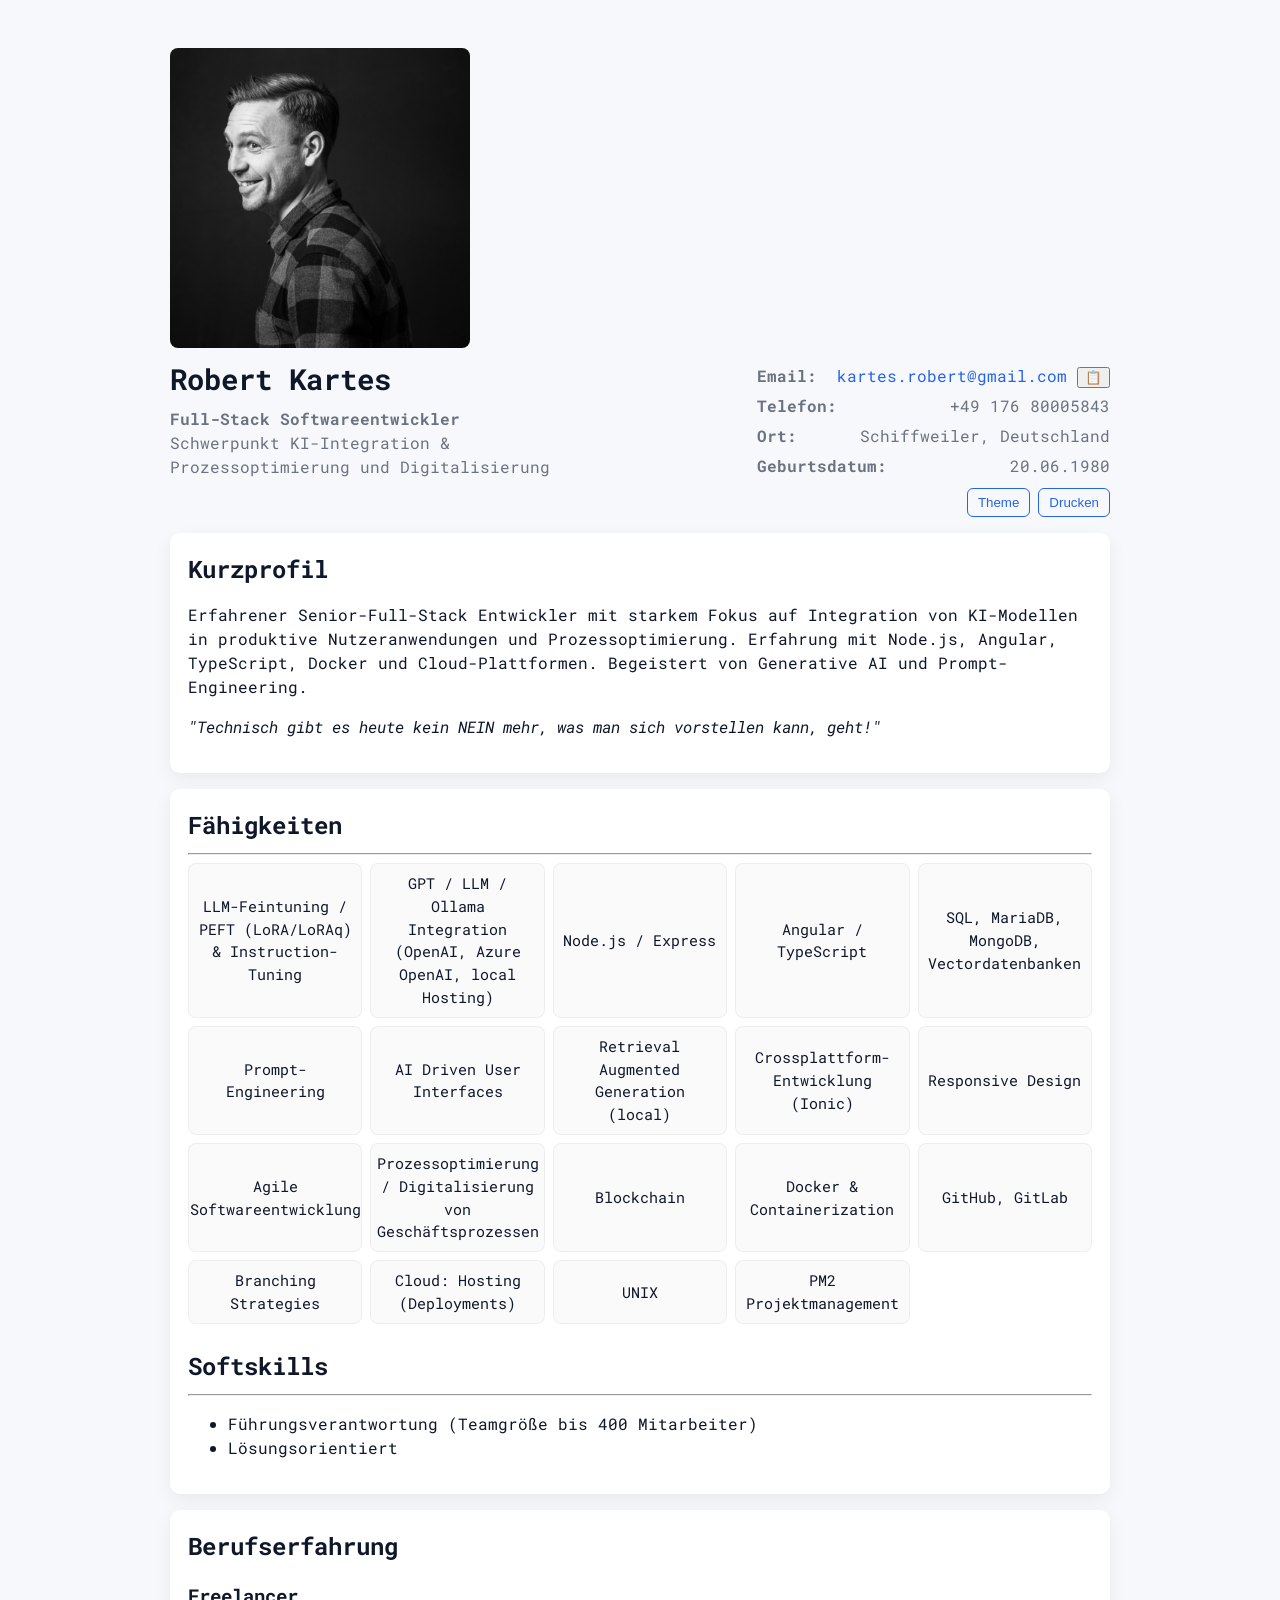
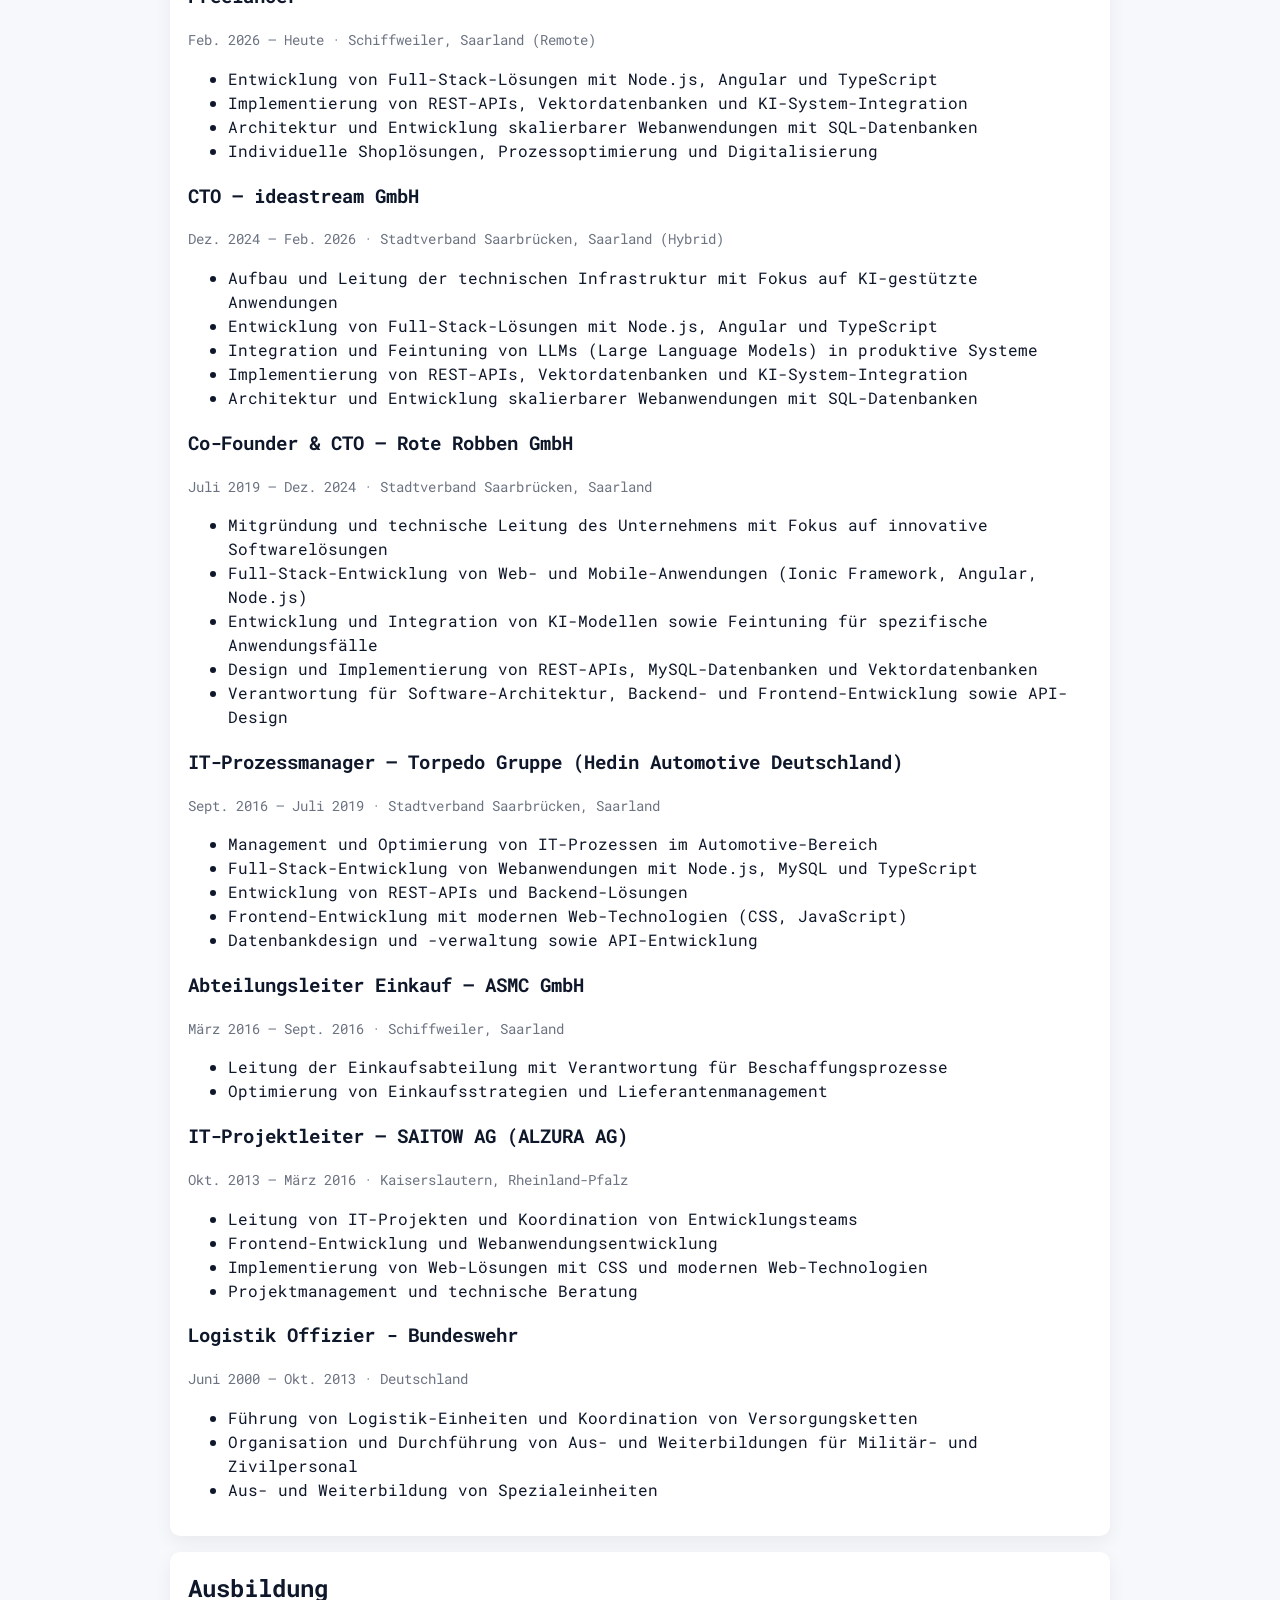
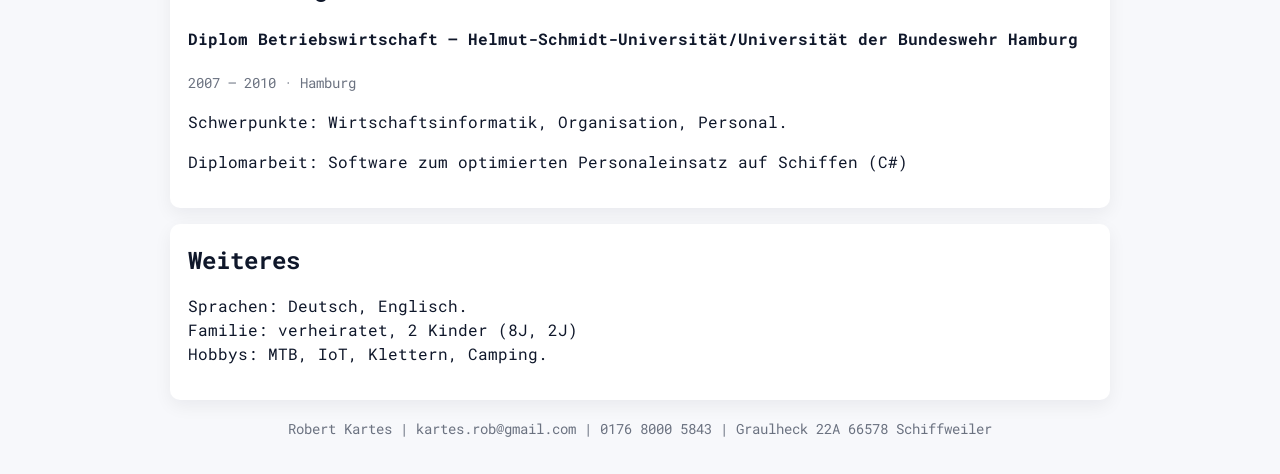
<file: index.html>
<!doctype html>
<html lang="de">
    <head>
        <meta charset="utf-8" />
        <meta name="viewport" content="width=device-width,initial-scale=1" />
        <title>Lebenslauf — Robert Kartes | Full-Stack & KI-Integration</title>
        <meta
            name="description"
            content="Lebenslauf / Bewerbung - Full-Stack Softwareentwickler mit Schwerpunkt KI-Integration"
        />
        <link rel="preconnect" href="https://fonts.googleapis.com" />
        <link rel="preconnect" href="https://fonts.gstatic.com" crossorigin />
        <link
            href="https://fonts.googleapis.com/css2?family=Roboto+Mono:ital,wght@0,100..700;1,100..700&display=swap"
            rel="stylesheet"
        />
        <link rel="stylesheet" href="assets/styles.css" />
    </head>
    <body>
        <div class="container">
            <div class="profilimg"></div>
            <header class="header">
                <div class="profile">
                    <h1 class="name">Robert Kartes</h1>
                    <p class="role">
                        <strong> Full-Stack Softwareentwickler </strong>
                        <br />Schwerpunkt KI-Integration & <br />Prozessoptimierung und Digitalisierung
                    </p>
                </div>
                <div class="contact">
                    <ul>
                        <li>
                            <strong>Email:</strong>
                            <div>
                                <a
                                    href="mailto:kartes.robert@gmail.com"
                                    id="email"
                                    >kartes.robert@gmail.com</a
                                >
                                <button id="copyEmail" title="E-Mail kopieren">
                                    📋
                                </button>
                            </div>
                        </li>
                        <li><strong>Telefon:</strong> +49 176 80005843</li>
                        <li><strong>Ort:</strong> Schiffweiler, Deutschland</li>
                        <li><strong>Geburtsdatum:</strong> 20.06.1980</li>
                        <!--<li>
                            <strong>LinkedIn:</strong>
                            <a
                                href="https://www.linkedin.com/in/robert-kartes-184357201/"
                                >https://www.linkedin.com/in/robert-kartes-184357201/</a
                            >-->
                        </li>
                    </ul>
                    <div class="actions">
                        <button id="toggleTheme">Theme</button>
                        <button onclick="window.print()">Drucken</button>
                    </div>
                </div>
            </header>

            <main>
                <section class="summary card">
                    <h2>Kurzprofil</h2>
                    <p>
                        Erfahrener Senior-Full-Stack Entwickler mit starkem
                        Fokus auf Integration von KI-Modellen in produktive
                        Nutzeranwendungen und Prozessoptimierung. Erfahrung mit Node.js, Angular,
                        TypeScript, Docker und Cloud-Plattformen. Begeistert von
                        Generative AI und Prompt-Engineering.
                    </p>
                    <p>
                        <i
                            >"Technisch gibt es heute kein NEIN mehr, was man
                            sich vorstellen kann, geht!"</i
                        >
                    </p>
                </section>

                <section class="skills card">
                    <h2>Fähigkeiten</h2>
                    <hr />
                    <ul class="skill-grid">
                        <li>
                            LLM-Feintuning / PEFT (LoRA/LoRAq) &
                            Instruction-Tuning
                        </li>
                        <li>
                            GPT / LLM / Ollama Integration (OpenAI, Azure
                            OpenAI, local Hosting)
                        </li>
                        <li>Node.js / Express</li>
                        <li>Angular / TypeScript</li>
                        <li>SQL, MariaDB, MongoDB, Vectordatenbanken</li>
                        <li>Prompt-Engineering</li>
                        <li>AI Driven User Interfaces</li>
                        <li>Retrieval Augmented Generation (local)</li>
                        <li>Crossplattform-Entwicklung (Ionic)</li>
                        <li>Responsive Design</li>
                        <li>Agile Softwareentwicklung</li>
                        <li>Prozessoptimierung / Digitalisierung von Geschäftsprozessen</li>
                        <li>Blockchain</li>
                        <li>Docker & Containerization</li>
                        <li>GitHub, GitLab</li>
                        <li>Branching Strategies</li>
                        <li>Cloud: Hosting (Deployments)</li>
                        <li>UNIX</li>
                        <li>PM2 Projektmanagement</li>
                    </ul>
                    <br />
                    <h2>Softskills</h2>
                    <hr />
                    <ul>
                        <li>
                            Führungsverantwortung (Teamgröße bis 400
                            Mitarbeiter)
                        </li>
                        <li>Lösungsorientiert</li>
                    </ul>
                </section>

                <section class="experience card">
                    <h2>Berufserfahrung</h2>
                    <article class="job">
                        <h3>Freelancer</h3>
                        <p class="meta">
                            Feb. 2026 — Heute · Schiffweiler, Saarland (Remote)
                        </p>
                        <ul>
                            <li>
                                Entwicklung von Full-Stack-Lösungen mit Node.js,
                                Angular und TypeScript
                            </li>
                            <li>
                                Implementierung von REST-APIs, Vektordatenbanken
                                und KI-System-Integration
                            </li>
                            <li>
                                Architektur und Entwicklung skalierbarer
                                Webanwendungen mit SQL-Datenbanken
                            </li>
                            <li>
                                Individuelle Shoplösungen, Prozessoptimierung und Digitalisierung
                            </li>
                        </ul>
                    </article>
                    <article class="job">
                        <h3>CTO — ideastream GmbH</h3>
                        <p class="meta">
                            Dez. 2024 — Feb. 2026 · Stadtverband Saarbrücken,
                            Saarland (Hybrid)
                        </p>
                        <ul>
                            <li>
                                Aufbau und Leitung der technischen Infrastruktur
                                mit Fokus auf KI-gestützte Anwendungen
                            </li>
                            <li>
                                Entwicklung von Full-Stack-Lösungen mit Node.js,
                                Angular und TypeScript
                            </li>
                            <li>
                                Integration und Feintuning von LLMs (Large
                                Language Models) in produktive Systeme
                            </li>
                            <li>
                                Implementierung von REST-APIs, Vektordatenbanken
                                und KI-System-Integration
                            </li>
                            <li>
                                Architektur und Entwicklung skalierbarer
                                Webanwendungen mit SQL-Datenbanken
                            </li>
                        </ul>
                    </article>

                    <article class="job">
                        <h3>Co-Founder & CTO — Rote Robben GmbH</h3>
                        <p class="meta">
                            Juli 2019 — Dez. 2024 · Stadtverband Saarbrücken,
                            Saarland
                        </p>
                        <ul>
                            <li>
                                Mitgründung und technische Leitung des
                                Unternehmens mit Fokus auf innovative
                                Softwarelösungen
                            </li>
                            <li>
                                Full-Stack-Entwicklung von Web- und
                                Mobile-Anwendungen (Ionic Framework, Angular,
                                Node.js)
                            </li>
                            <li>
                                Entwicklung und Integration von KI-Modellen
                                sowie Feintuning für spezifische Anwendungsfälle
                            </li>
                            <li>
                                Design und Implementierung von REST-APIs,
                                MySQL-Datenbanken und Vektordatenbanken
                            </li>
                            <li>
                                Verantwortung für Software-Architektur, Backend-
                                und Frontend-Entwicklung sowie API-Design
                            </li>
                        </ul>
                    </article>

                    <article class="job">
                        <h3>
                            IT-Prozessmanager — Torpedo Gruppe (Hedin Automotive
                            Deutschland)
                        </h3>
                        <p class="meta">
                            Sept. 2016 — Juli 2019 · Stadtverband Saarbrücken,
                            Saarland
                        </p>
                        <ul>
                            <li>
                                Management und Optimierung von IT-Prozessen im
                                Automotive-Bereich
                            </li>
                            <li>
                                Full-Stack-Entwicklung von Webanwendungen mit
                                Node.js, MySQL und TypeScript
                            </li>
                            <li>
                                Entwicklung von REST-APIs und Backend-Lösungen
                            </li>
                            <li>
                                Frontend-Entwicklung mit modernen
                                Web-Technologien (CSS, JavaScript)
                            </li>
                            <li>
                                Datenbankdesign und -verwaltung sowie
                                API-Entwicklung
                            </li>
                        </ul>
                    </article>

                    <article class="job">
                        <h3>Abteilungsleiter Einkauf — ASMC GmbH</h3>
                        <p class="meta">
                            März 2016 — Sept. 2016 · Schiffweiler, Saarland
                        </p>
                        <ul>
                            <li>
                                Leitung der Einkaufsabteilung mit Verantwortung
                                für Beschaffungsprozesse
                            </li>
                            <li>
                                Optimierung von Einkaufsstrategien und
                                Lieferantenmanagement
                            </li>
                        </ul>
                    </article>

                    <article class="job">
                        <h3>IT-Projektleiter — SAITOW AG (ALZURA AG)</h3>
                        <p class="meta">
                            Okt. 2013 — März 2016 · Kaiserslautern,
                            Rheinland-Pfalz
                        </p>
                        <ul>
                            <li>
                                Leitung von IT-Projekten und Koordination von
                                Entwicklungsteams
                            </li>
                            <li>
                                Frontend-Entwicklung und
                                Webanwendungsentwicklung
                            </li>
                            <li>
                                Implementierung von Web-Lösungen mit CSS und
                                modernen Web-Technologien
                            </li>
                            <li>Projektmanagement und technische Beratung</li>
                        </ul>
                    </article>
                    <article class="job">
                        <h3>Logistik Offizier - Bundeswehr</h3>
                        <p class="meta">Juni 2000 — Okt. 2013 · Deutschland</p>
                        <ul>
                            <li>
                                Führung von Logistik-Einheiten und Koordination
                                von Versorgungsketten
                            </li>
                            <li>
                                Organisation und Durchführung von Aus- und
                                Weiterbildungen für Militär- und Zivilpersonal
                            </li>
                            <li>Aus- und Weiterbildung von Spezialeinheiten</li>
                        </ul>
                    </article>
                </section>

                <section class="education card">
                    <h2>Ausbildung</h2>
                    <ul class="education-list">
                        <li>
                            <h4>
                                Diplom Betriebswirtschaft —
                                Helmut-Schmidt-Universität/Universität der
                                Bundeswehr Hamburg
                            </h4>
                            <p class="meta">2007 — 2010 · Hamburg</p>
                            <p>
                                Schwerpunkte: Wirtschaftsinformatik,
                                Organisation, Personal.
                            </p>
                            <p>
                                Diplomarbeit: Software zum optimierten Personaleinsatz auf Schiffen (C#)
                            </p>
                        </li>
                    </ul>
                </section>

                <section class="extras card">
                    <h2>Weiteres</h2>
                    <p>
                        Sprachen: Deutsch, Englisch.
                        <br />
                        Familie: verheiratet, 2 Kinder (8J, 2J)
                        <br />
                        Hobbys: MTB, IoT, Klettern, Camping.
                    </p>
                </section>
            </main>

            <footer>
                <p>
                    Robert Kartes | kartes.rob@gmail.com | 0176 8000 5843 |
                    Graulheck 22A 66578 Schiffweiler
                </p>
            </footer>
        </div>

        <script src="assets/script.js"></script>
    </body>
</html>
</file>
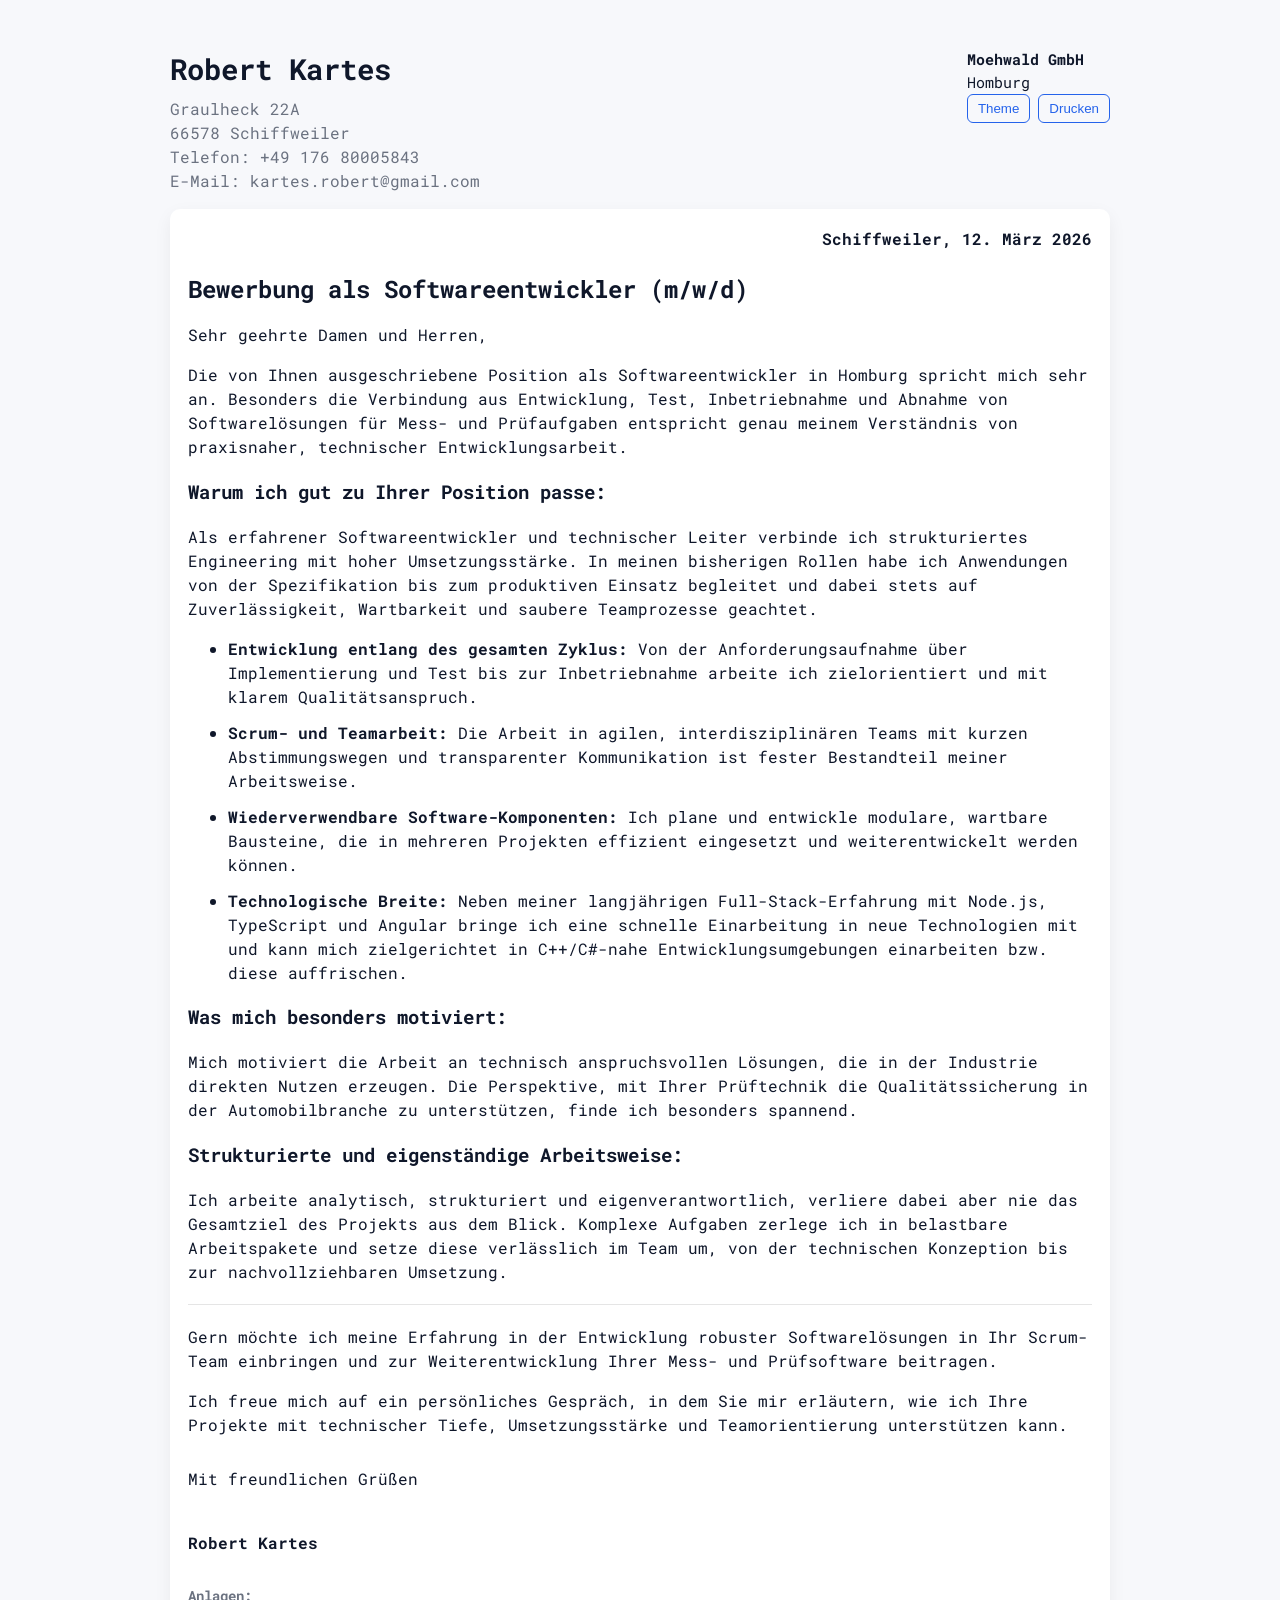
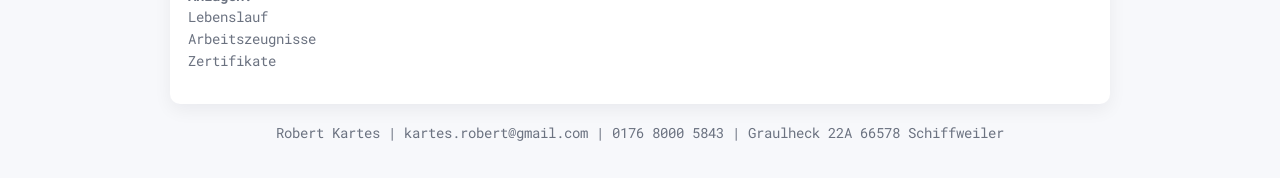
<file: anschreiben-bosch.html>
<!doctype html>
<html lang="de">
  <head>
    <meta charset="utf-8" />
    <meta name="viewport" content="width=device-width,initial-scale=1" />
    <title>Anschreiben - Robert Kartes | Moehwald GmbH</title>
    <meta
      name="description"
      content="Bewerbung als Softwareentwickler im Bereich Mess- und Prüfaufgaben bei der Moehwald GmbH in Homburg."
    />
    <link rel="preconnect" href="https://fonts.googleapis.com" />
    <link rel="preconnect" href="https://fonts.gstatic.com" crossorigin />
    <link
      href="https://fonts.googleapis.com/css2?family=Roboto+Mono:ital,wght@0,100..700;1,100..700&display=swap"
      rel="stylesheet"
    />
    <link rel="stylesheet" href="assets/styles.css" />
  </head>
  <body>
    <div class="container">
      <header class="header">
        <div class="profile">
          <h1 class="name">Robert Kartes</h1>
          <p class="role">
            Graulheck 22A<br />
            66578 Schiffweiler<br />
            Telefon: +49 176 80005843<br />
            E-Mail: kartes.robert@gmail.com
          </p>
        </div>
        <div class="contact">
          <p style="margin: 0; font-size: 0.95rem">
            <strong>Moehwald GmbH</strong><br />
            Homburg
          </p>
          <div class="actions">
            <button id="toggleTheme">Theme</button>
            <button onclick="window.print()">Drucken</button>
          </div>
        </div>
      </header>

      <main>
        <section class="card">
          <p style="text-align: right; margin: 0 0 20px 0">
            <strong>Schiffweiler, 12. März 2026</strong>
          </p>

          <h2>Bewerbung als Softwareentwickler (m/w/d)</h2>

          <p>Sehr geehrte Damen und Herren,</p>

          <p>
            Die von Ihnen ausgeschriebene Position als Softwareentwickler in
            Homburg spricht mich sehr an. Besonders die Verbindung aus
            Entwicklung, Test, Inbetriebnahme und Abnahme von Softwarelösungen
            für Mess- und Prüfaufgaben entspricht genau meinem Verständnis von
            praxisnaher, technischer Entwicklungsarbeit.
          </p>

          <h3>Warum ich gut zu Ihrer Position passe:</h3>

          <p>
            Als erfahrener Softwareentwickler und technischer Leiter verbinde
            ich strukturiertes Engineering mit hoher Umsetzungsstärke. In meinen
            bisherigen Rollen habe ich Anwendungen von der Spezifikation bis zum
            produktiven Einsatz begleitet und dabei stets auf Zuverlässigkeit,
            Wartbarkeit und saubere Teamprozesse geachtet.
          </p>

          <ul style="margin: 12px 0">
            <li style="margin-bottom: 12px">
              <strong>Entwicklung entlang des gesamten Zyklus:</strong> Von der
              Anforderungsaufnahme über Implementierung und Test bis zur
              Inbetriebnahme arbeite ich zielorientiert und mit klarem
              Qualitätsanspruch.
            </li>
            <li style="margin-bottom: 12px">
              <strong>Scrum- und Teamarbeit:</strong> Die Arbeit in agilen,
              interdisziplinären Teams mit kurzen Abstimmungswegen und
              transparenter Kommunikation ist fester Bestandteil meiner
              Arbeitsweise.
            </li>
            <li style="margin-bottom: 12px">
              <strong>Wiederverwendbare Software-Komponenten:</strong> Ich plane
              und entwickle modulare, wartbare Bausteine, die in mehreren
              Projekten effizient eingesetzt und weiterentwickelt werden können.
            </li>
            <li style="margin-bottom: 12px">
              <strong>Technologische Breite:</strong> Neben meiner langjährigen
              Full-Stack-Erfahrung mit Node.js, TypeScript und Angular bringe
              ich eine schnelle Einarbeitung in neue Technologien mit und kann
              mich zielgerichtet in C++/C#-nahe Entwicklungsumgebungen
              einarbeiten bzw. diese auffrischen.
            </li>
          </ul>

          <h3>Was mich besonders motiviert:</h3>

          <p>
            Mich motiviert die Arbeit an technisch anspruchsvollen Lösungen, die
            in der Industrie direkten Nutzen erzeugen. Die Perspektive, mit
            Ihrer Prüftechnik die Qualitätssicherung in der Automobilbranche zu
            unterstützen, finde ich besonders spannend.
          </p>

          <h3>Strukturierte und eigenständige Arbeitsweise:</h3>

          <p>
            Ich arbeite analytisch, strukturiert und eigenverantwortlich,
            verliere dabei aber nie das Gesamtziel des Projekts aus dem Blick.
            Komplexe Aufgaben zerlege ich in belastbare Arbeitspakete und setze
            diese verlässlich im Team um, von der technischen Konzeption bis zur
            nachvollziehbaren Umsetzung.
          </p>

          <hr
            style="
              margin: 20px 0;
              border: none;
              border-top: 1px solid rgba(0, 0, 0, 0.1);
            "
          />

          <p>
            Gern möchte ich meine Erfahrung in der Entwicklung robuster
            Softwarelösungen in Ihr Scrum-Team einbringen und zur
            Weiterentwicklung Ihrer Mess- und Prüfsoftware beitragen.
          </p>

          <p>
            Ich freue mich auf ein persönliches Gespräch, in dem Sie mir
            erläutern, wie ich Ihre Projekte mit technischer Tiefe,
            Umsetzungsstärke und Teamorientierung unterstützen kann.
          </p>

          <p style="margin-top: 30px">Mit freundlichen Grüßen</p>

          <p style="margin-top: 40px; margin-bottom: 30px">
            <strong>Robert Kartes</strong>
          </p>

          <p style="color: var(--muted); font-size: 0.9rem; margin-top: 30px">
            <strong>Anlagen:</strong><br />
            Lebenslauf<br />
            Arbeitszeugnisse<br />
            Zertifikate
          </p>
        </section>
      </main>

      <footer>
        <p>
          Robert Kartes | kartes.robert@gmail.com | 0176 8000 5843 | Graulheck
          22A 66578 Schiffweiler
        </p>
      </footer>
    </div>

    <script src="assets/script.js"></script>
  </body>
</html>
</file>
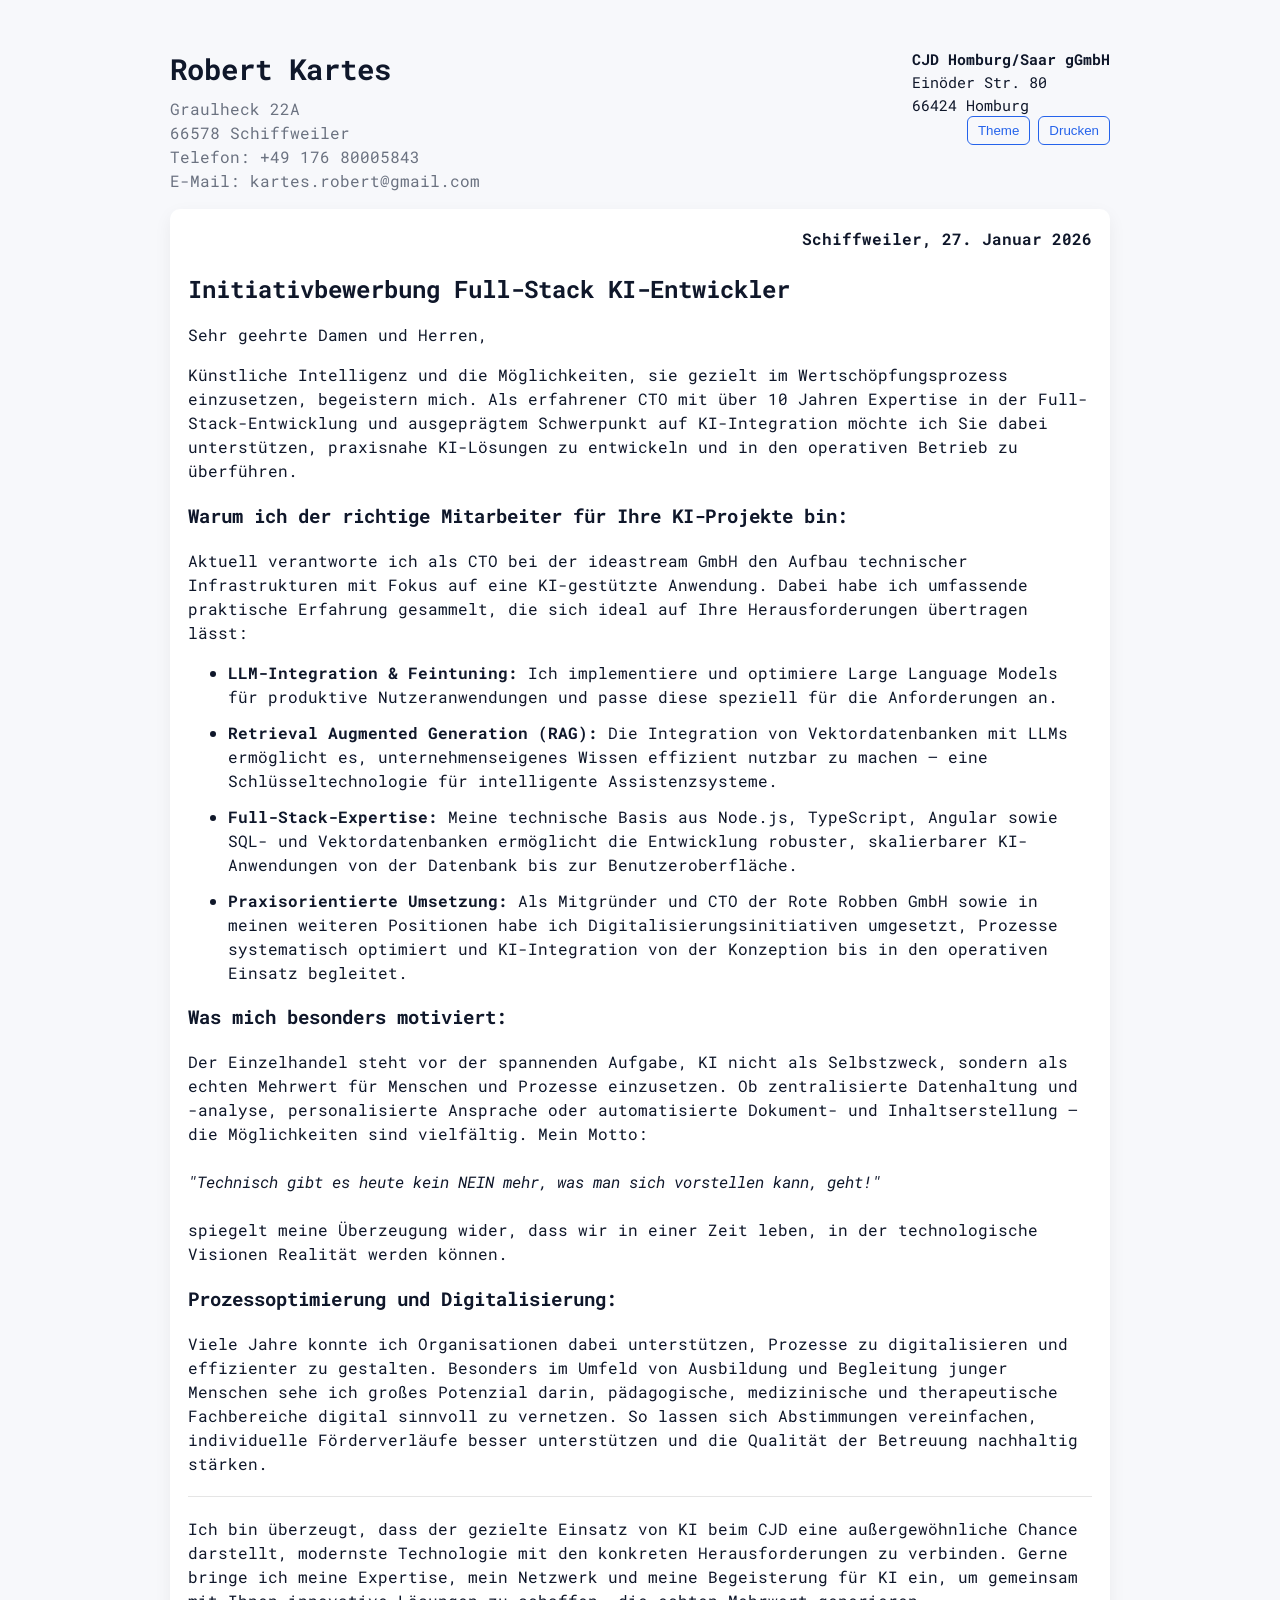
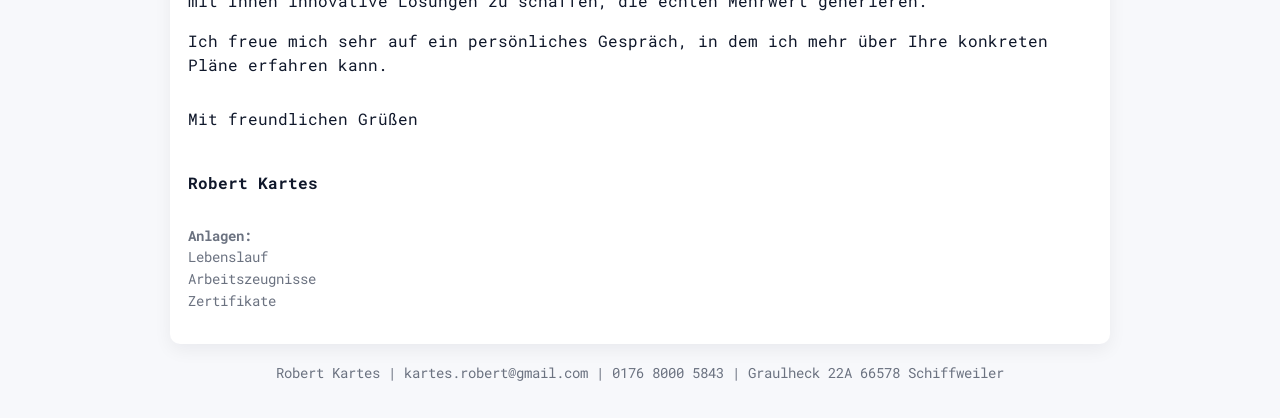
<file: anschreiben-cjd.html>
<!doctype html>
<html lang="de">
  <head>
    <meta charset="utf-8" />
    <meta name="viewport" content="width=device-width,initial-scale=1" />
    <title>Anschreiben — Robert Kartes | CJD Homburg/Saar gGmbH</title>
    <meta
      name="description"
      content="Initiativbewerbung für den Aufbau der KI-Abteilung bei CJD Homburg/Saar gGmbH: Erfahrene Full-Stack KI-Entwickler mit Fokus auf praxisnahe Lösungen und Prozessoptimierung."
    />
    <link rel="preconnect" href="https://fonts.googleapis.com" />
    <link rel="preconnect" href="https://fonts.gstatic.com" crossorigin />
    <link
      href="https://fonts.googleapis.com/css2?family=Roboto+Mono:ital,wght@0,100..700;1,100..700&display=swap"
      rel="stylesheet"
    />
    <link rel="stylesheet" href="assets/styles.css" />
  </head>
  <body>
    <div class="container">
      <header class="header">
        <div class="profile">
          <h1 class="name">Robert Kartes</h1>
          <p class="role">
            Graulheck 22A<br />
            66578 Schiffweiler<br />
            Telefon: +49 176 80005843<br />
            E-Mail: kartes.robert@gmail.com
          </p>
        </div>
        <div class="contact">
          <p style="margin: 0; font-size: 0.95rem">
            <strong>CJD Homburg/Saar gGmbH</strong><br />
            Einöder Str. 80<br />
            66424 Homburg
          </p>
          <div class="actions">
            <button id="toggleTheme">Theme</button>
            <button onclick="window.print()">Drucken</button>
          </div>
        </div>
      </header>

      <main>
        <section class="card">
          <p style="text-align: right; margin: 0 0 20px 0">
            <strong>Schiffweiler, 27. Januar 2026</strong>
          </p>

          <h2>Initiativbewerbung Full-Stack KI-Entwickler</h2>

          <p>Sehr geehrte Damen und Herren,</p>

          <p>
            Künstliche Intelligenz und die Möglichkeiten, sie gezielt im
            Wertschöpfungsprozess einzusetzen, begeistern mich. Als erfahrener
            CTO mit über 10 Jahren Expertise in der Full-Stack-Entwicklung und
            ausgeprägtem Schwerpunkt auf KI-Integration möchte ich Sie dabei
            unterstützen, praxisnahe KI-Lösungen zu entwickeln und in den
            operativen Betrieb zu überführen.
          </p>

          <h3>Warum ich der richtige Mitarbeiter für Ihre KI-Projekte bin:</h3>

          <p>
            Aktuell verantworte ich als CTO bei der ideastream GmbH den Aufbau
            technischer Infrastrukturen mit Fokus auf eine KI-gestützte
            Anwendung. Dabei habe ich umfassende praktische Erfahrung gesammelt,
            die sich ideal auf Ihre Herausforderungen übertragen lässt:
          </p>

          <ul style="margin: 12px 0">
            <li style="margin-bottom: 12px">
              <strong>LLM-Integration & Feintuning:</strong> Ich implementiere
              und optimiere Large Language Models für produktive
              Nutzeranwendungen und passe diese speziell für die Anforderungen
              an.
            </li>
            <li style="margin-bottom: 12px">
              <strong>Retrieval Augmented Generation (RAG):</strong>
              Die Integration von Vektordatenbanken mit LLMs ermöglicht es,
              unternehmenseigenes Wissen effizient nutzbar zu machen – eine
              Schlüsseltechnologie für intelligente Assistenzsysteme.
            </li>
            <li style="margin-bottom: 12px">
              <strong>Full-Stack-Expertise:</strong> Meine technische Basis aus
              Node.js, TypeScript, Angular sowie SQL- und Vektordatenbanken
              ermöglicht die Entwicklung robuster, skalierbarer KI-Anwendungen
              von der Datenbank bis zur Benutzeroberfläche.
            </li>
            <li style="margin-bottom: 12px">
              <strong>Praxisorientierte Umsetzung:</strong> Als Mitgründer und
              CTO der Rote Robben GmbH sowie in meinen weiteren Positionen habe
              ich Digitalisierungsinitiativen umgesetzt, Prozesse systematisch
              optimiert und KI-Integration von der Konzeption bis in den
              operativen Einsatz begleitet.
            </li>
          </ul>

          <h3>Was mich besonders motiviert:</h3>

          <p>
            Der Einzelhandel steht vor der spannenden Aufgabe, KI nicht als
            Selbstzweck, sondern als echten Mehrwert für Menschen und Prozesse
            einzusetzen. Ob zentralisierte Datenhaltung und -analyse,
            personalisierte Ansprache oder automatisierte Dokument- und
            Inhaltserstellung – die Möglichkeiten sind vielfältig. Mein
            Motto:<br /><br />
            <em
              >"Technisch gibt es heute kein NEIN mehr, was man sich vorstellen
              kann, geht!"</em
            ><br /><br />
            spiegelt meine Überzeugung wider, dass wir in einer Zeit leben, in
            der technologische Visionen Realität werden können.
          </p>

          <h3>Prozessoptimierung und Digitalisierung:</h3>

          <p>
            Viele Jahre konnte ich Organisationen dabei unterstützen, Prozesse
            zu digitalisieren und effizienter zu gestalten. Besonders im Umfeld
            von Ausbildung und Begleitung junger Menschen sehe ich großes
            Potenzial darin, pädagogische, medizinische und therapeutische
            Fachbereiche digital sinnvoll zu vernetzen. So lassen sich
            Abstimmungen vereinfachen, individuelle Förderverläufe besser
            unterstützen und die Qualität der Betreuung nachhaltig stärken.
          </p>

          <hr
            style="
              margin: 20px 0;
              border: none;
              border-top: 1px solid rgba(0, 0, 0, 0.1);
            "
          />

          <p>
            Ich bin überzeugt, dass der gezielte Einsatz von KI beim CJD eine
            außergewöhnliche Chance darstellt, modernste Technologie mit den
            konkreten Herausforderungen zu verbinden. Gerne bringe ich meine
            Expertise, mein Netzwerk und meine Begeisterung für KI ein, um
            gemeinsam mit Ihnen innovative Lösungen zu schaffen, die echten
            Mehrwert generieren.
          </p>

          <p>
            Ich freue mich sehr auf ein persönliches Gespräch, in dem ich mehr
            über Ihre konkreten Pläne erfahren kann.
          </p>

          <p style="margin-top: 30px">Mit freundlichen Grüßen</p>

          <p style="margin-top: 40px; margin-bottom: 30px">
            <strong>Robert Kartes</strong>
          </p>

          <p style="color: var(--muted); font-size: 0.9rem; margin-top: 30px">
            <strong>Anlagen:</strong><br />
            Lebenslauf<br />
            Arbeitszeugnisse<br />
            Zertifikate
          </p>
        </section>
      </main>

      <footer>
        <p>
          Robert Kartes | kartes.robert@gmail.com | 0176 8000 5843 | Graulheck
          22A 66578 Schiffweiler
        </p>
      </footer>
    </div>

    <script src="assets/script.js"></script>
  </body>
</html>
</file>
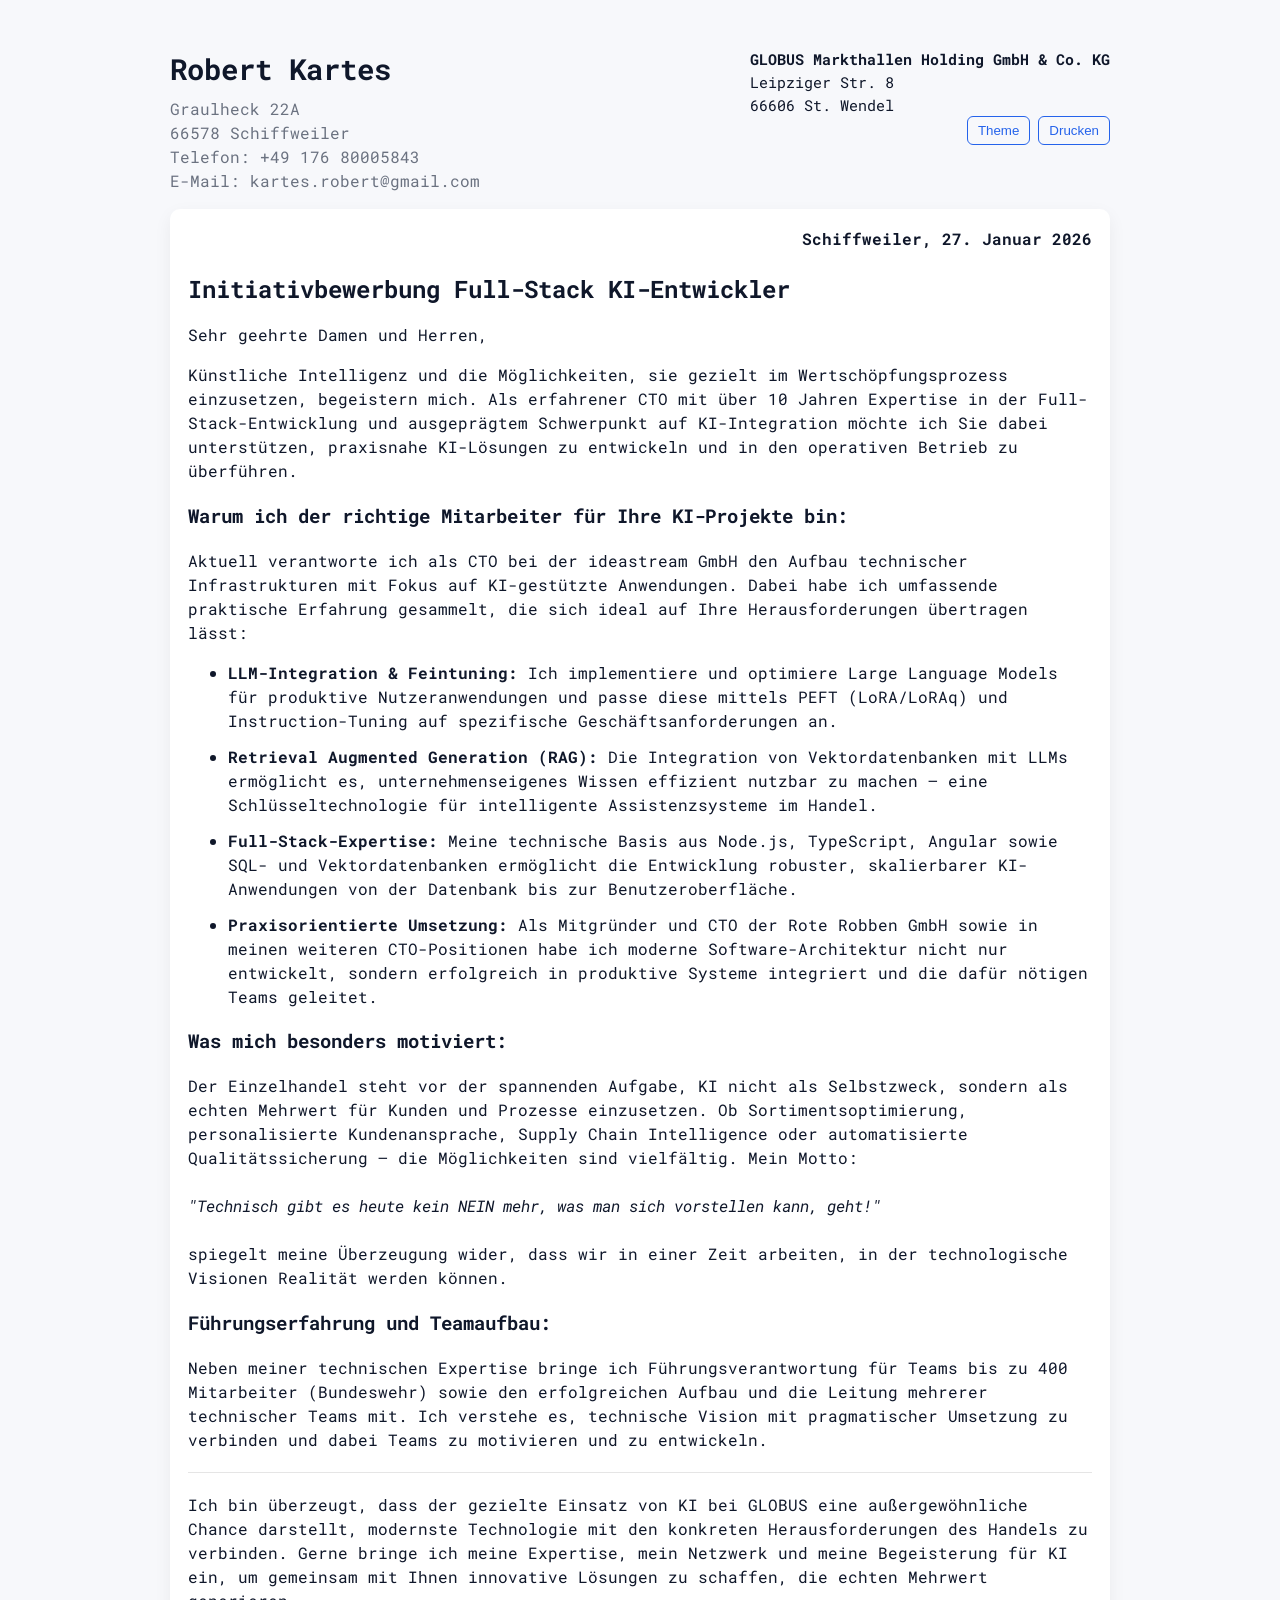
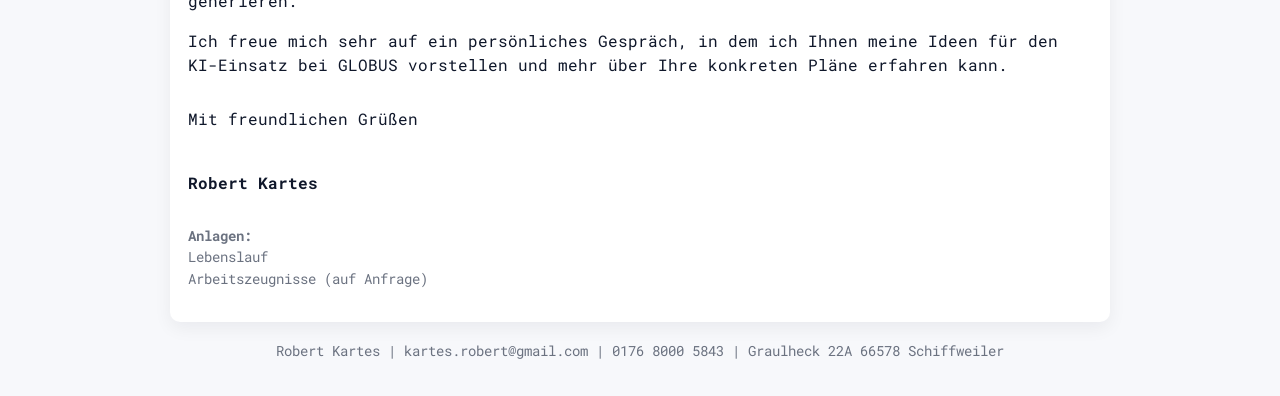
<file: anschreiben-globus.html>
<!doctype html>
<html lang="de">
  <head>
    <meta charset="utf-8" />
    <meta name="viewport" content="width=device-width,initial-scale=1" />
    <title>Anschreiben — Robert Kartes | GLOBUS Markthallen Holding</title>
    <meta
      name="description"
      content="Initiativbewerbung für den Aufbau der KI-Abteilung bei GLOBUS"
    />
    <link rel="preconnect" href="https://fonts.googleapis.com" />
    <link rel="preconnect" href="https://fonts.gstatic.com" crossorigin />
    <link
      href="https://fonts.googleapis.com/css2?family=Roboto+Mono:ital,wght@0,100..700;1,100..700&display=swap"
      rel="stylesheet"
    />
    <link rel="stylesheet" href="assets/styles.css" />
  </head>
  <body>
    <div class="container">
      <header class="header">
        <div class="profile">
          <h1 class="name">Robert Kartes</h1>
          <p class="role">
            Graulheck 22A<br />
            66578 Schiffweiler<br />
            Telefon: +49 176 80005843<br />
            E-Mail: kartes.robert@gmail.com
          </p>
        </div>
        <div class="contact">
          <p style="margin: 0; font-size: 0.95rem">
            <strong>GLOBUS Markthallen Holding GmbH & Co. KG</strong><br />
            Leipziger Str. 8<br />
            66606 St. Wendel
          </p>
          <div class="actions">
            <button id="toggleTheme">Theme</button>
            <button onclick="window.print()">Drucken</button>
          </div>
        </div>
      </header>

      <main>
        <section class="card">
          <p style="text-align: right; margin: 0 0 20px 0">
            <strong>Schiffweiler, 27. Januar 2026</strong>
          </p>

          <h2>Initiativbewerbung Full-Stack KI-Entwickler</h2>

          <p>Sehr geehrte Damen und Herren,</p>

          <p>
            Künstliche Intelligenz und die Möglichkeiten, sie gezielt im
            Wertschöpfungsprozess einzusetzen, begeistern mich. Als erfahrener
            CTO mit über 10 Jahren Expertise in der Full-Stack-Entwicklung und
            ausgeprägtem Schwerpunkt auf KI-Integration möchte ich Sie dabei
            unterstützen, praxisnahe KI-Lösungen zu entwickeln und in den
            operativen Betrieb zu überführen.
          </p>

          <h3>Warum ich der richtige Mitarbeiter für Ihre KI-Projekte bin:</h3>

          <p>
            Aktuell verantworte ich als CTO bei der ideastream GmbH den Aufbau
            technischer Infrastrukturen mit Fokus auf KI-gestützte Anwendungen.
            Dabei habe ich umfassende praktische Erfahrung gesammelt, die sich
            ideal auf Ihre Herausforderungen übertragen lässt:
          </p>

          <ul style="margin: 12px 0">
            <li style="margin-bottom: 12px">
              <strong>LLM-Integration & Feintuning:</strong> Ich implementiere
              und optimiere Large Language Models für produktive
              Nutzeranwendungen und passe diese mittels PEFT (LoRA/LoRAq) und
              Instruction-Tuning auf spezifische Geschäftsanforderungen an.
            </li>
            <li style="margin-bottom: 12px">
              <strong>Retrieval Augmented Generation (RAG):</strong>
              Die Integration von Vektordatenbanken mit LLMs ermöglicht es,
              unternehmenseigenes Wissen effizient nutzbar zu machen – eine
              Schlüsseltechnologie für intelligente Assistenzsysteme im Handel.
            </li>
            <li style="margin-bottom: 12px">
              <strong>Full-Stack-Expertise:</strong> Meine technische Basis aus
              Node.js, TypeScript, Angular sowie SQL- und Vektordatenbanken
              ermöglicht die Entwicklung robuster, skalierbarer KI-Anwendungen
              von der Datenbank bis zur Benutzeroberfläche.
            </li>
            <li style="margin-bottom: 12px">
              <strong>Praxisorientierte Umsetzung:</strong> Als Mitgründer und
              CTO der Rote Robben GmbH sowie in meinen weiteren CTO-Positionen
              habe ich moderne Software-Architektur nicht nur entwickelt,
              sondern erfolgreich in produktive Systeme integriert und die dafür
              nötigen Teams geleitet.
            </li>
          </ul>

          <h3>Was mich besonders motiviert:</h3>

          <p>
            Der Einzelhandel steht vor der spannenden Aufgabe, KI nicht als
            Selbstzweck, sondern als echten Mehrwert für Kunden und Prozesse
            einzusetzen. Ob Sortimentsoptimierung, personalisierte
            Kundenansprache, Supply Chain Intelligence oder automatisierte
            Qualitätssicherung – die Möglichkeiten sind vielfältig. Mein
            Motto:<br /><br />
            <em
              >"Technisch gibt es heute kein NEIN mehr, was man sich vorstellen
              kann, geht!"</em
            ><br /><br />
            spiegelt meine Überzeugung wider, dass wir in einer Zeit arbeiten,
            in der technologische Visionen Realität werden können.
          </p>

          <h3>Führungserfahrung und Teamaufbau:</h3>

          <p>
            Neben meiner technischen Expertise bringe ich Führungsverantwortung
            für Teams bis zu 400 Mitarbeiter (Bundeswehr) sowie den
            erfolgreichen Aufbau und die Leitung mehrerer technischer Teams mit.
            Ich verstehe es, technische Vision mit pragmatischer Umsetzung zu
            verbinden und dabei Teams zu motivieren und zu entwickeln.
          </p>

          <hr
            style="
              margin: 20px 0;
              border: none;
              border-top: 1px solid rgba(0, 0, 0, 0.1);
            "
          />

          <p>
            Ich bin überzeugt, dass der gezielte Einsatz von KI bei GLOBUS eine
            außergewöhnliche Chance darstellt, modernste Technologie mit den
            konkreten Herausforderungen des Handels zu verbinden. Gerne bringe
            ich meine Expertise, mein Netzwerk und meine Begeisterung für KI
            ein, um gemeinsam mit Ihnen innovative Lösungen zu schaffen, die
            echten Mehrwert generieren.
          </p>

          <p>
            Ich freue mich sehr auf ein persönliches Gespräch, in dem ich Ihnen
            meine Ideen für den KI-Einsatz bei GLOBUS vorstellen und mehr über
            Ihre konkreten Pläne erfahren kann.
          </p>

          <p style="margin-top: 30px">Mit freundlichen Grüßen</p>

          <p style="margin-top: 40px; margin-bottom: 30px">
            <strong>Robert Kartes</strong>
          </p>

          <p style="color: var(--muted); font-size: 0.9rem; margin-top: 30px">
            <strong>Anlagen:</strong><br />
            Lebenslauf<br />
            Arbeitszeugnisse (auf Anfrage)
          </p>
        </section>
      </main>

      <footer>
        <p>
          Robert Kartes | kartes.robert@gmail.com | 0176 8000 5843 | Graulheck
          22A 66578 Schiffweiler
        </p>
      </footer>
    </div>

    <script src="assets/script.js"></script>
  </body>
</html>
</file>
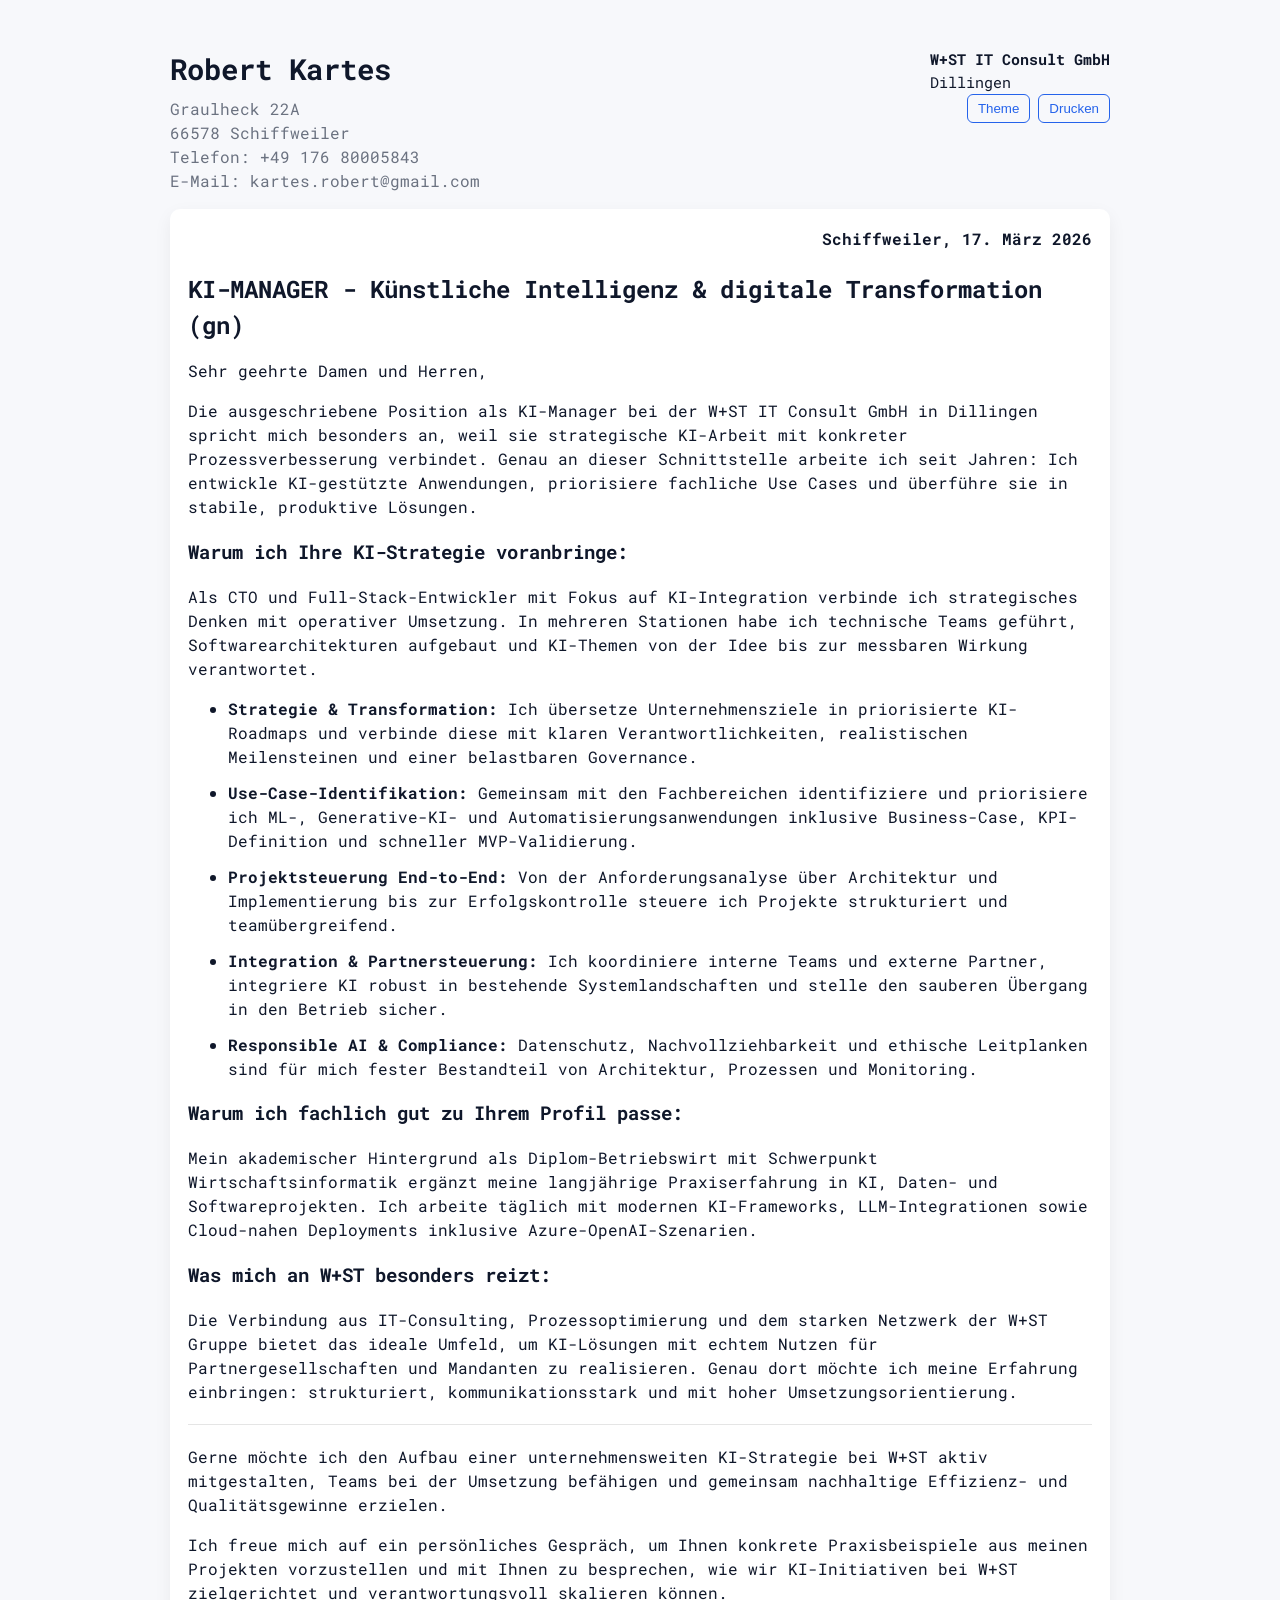
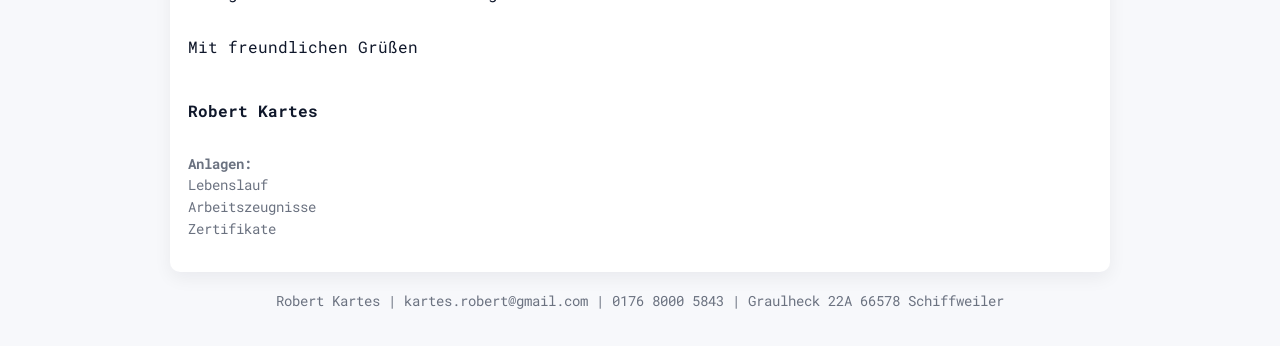
<file: anschreiben-w+st.html>
<!doctype html>
<html lang="de">
  <head>
    <meta charset="utf-8" />
    <meta name="viewport" content="width=device-width,initial-scale=1" />
    <title>Anschreiben - Robert Kartes | W+ST IT Consult GmbH</title>
    <meta
      name="description"
      content="Bewerbung als KI-Manager - Künstliche Intelligenz & digitale Transformation bei der W+ST IT Consult GmbH in Dillingen."
    />
    <link rel="preconnect" href="https://fonts.googleapis.com" />
    <link rel="preconnect" href="https://fonts.gstatic.com" crossorigin />
    <link
      href="https://fonts.googleapis.com/css2?family=Roboto+Mono:ital,wght@0,100..700;1,100..700&display=swap"
      rel="stylesheet"
    />
    <link rel="stylesheet" href="assets/styles.css" />
  </head>
  <body>
    <div class="container">
      <header class="header">
        <div class="profile">
          <h1 class="name">Robert Kartes</h1>
          <p class="role">
            Graulheck 22A<br />
            66578 Schiffweiler<br />
            Telefon: +49 176 80005843<br />
            E-Mail: kartes.robert@gmail.com
          </p>
        </div>
        <div class="contact">
          <p style="margin: 0; font-size: 0.95rem">
            <strong>W+ST IT Consult GmbH</strong><br />
            Dillingen
          </p>
          <div class="actions">
            <button id="toggleTheme">Theme</button>
            <button onclick="window.print()">Drucken</button>
          </div>
        </div>
      </header>

      <main>
        <section class="card">
          <p style="text-align: right; margin: 0 0 20px 0">
            <strong>Schiffweiler, 17. März 2026</strong>
          </p>

          <h2>
            KI-MANAGER - Künstliche Intelligenz & digitale Transformation (gn)
          </h2>

          <p>Sehr geehrte Damen und Herren,</p>

          <p>
            Die ausgeschriebene Position als KI-Manager bei der W+ST IT Consult
            GmbH in Dillingen spricht mich besonders an, weil sie strategische
            KI-Arbeit mit konkreter Prozessverbesserung verbindet. Genau an
            dieser Schnittstelle arbeite ich seit Jahren: Ich entwickle
            KI-gestützte Anwendungen, priorisiere fachliche Use Cases und
            überführe sie in stabile, produktive Lösungen.
          </p>

          <h3>Warum ich Ihre KI-Strategie voranbringe:</h3>

          <p>
            Als CTO und Full-Stack-Entwickler mit Fokus auf KI-Integration
            verbinde ich strategisches Denken mit operativer Umsetzung. In
            mehreren Stationen habe ich technische Teams geführt,
            Softwarearchitekturen aufgebaut und KI-Themen von der Idee bis zur
            messbaren Wirkung verantwortet.
          </p>

          <ul style="margin: 12px 0">
            <li style="margin-bottom: 12px">
              <strong>Strategie & Transformation:</strong> Ich übersetze
              Unternehmensziele in priorisierte KI-Roadmaps und verbinde diese
              mit klaren Verantwortlichkeiten, realistischen Meilensteinen und
              einer belastbaren Governance.
            </li>
            <li style="margin-bottom: 12px">
              <strong>Use-Case-Identifikation:</strong> Gemeinsam mit den
              Fachbereichen identifiziere und priorisiere ich ML-,
              Generative-KI- und Automatisierungsanwendungen inklusive
              Business-Case, KPI-Definition und schneller MVP-Validierung.
            </li>
            <li style="margin-bottom: 12px">
              <strong>Projektsteuerung End-to-End:</strong> Von der
              Anforderungsanalyse über Architektur und Implementierung bis zur
              Erfolgskontrolle steuere ich Projekte strukturiert und
              teamübergreifend.
            </li>
            <li style="margin-bottom: 12px">
              <strong>Integration & Partnersteuerung:</strong> Ich koordiniere
              interne Teams und externe Partner, integriere KI robust in
              bestehende Systemlandschaften und stelle den sauberen Übergang in
              den Betrieb sicher.
            </li>
            <li style="margin-bottom: 12px">
              <strong>Responsible AI & Compliance:</strong>
              Datenschutz, Nachvollziehbarkeit und ethische Leitplanken sind für
              mich fester Bestandteil von Architektur, Prozessen und Monitoring.
            </li>
          </ul>

          <h3>Warum ich fachlich gut zu Ihrem Profil passe:</h3>

          <p>
            Mein akademischer Hintergrund als Diplom-Betriebswirt mit
            Schwerpunkt Wirtschaftsinformatik ergänzt meine langjährige
            Praxiserfahrung in KI, Daten- und Softwareprojekten. Ich arbeite
            täglich mit modernen KI-Frameworks, LLM-Integrationen sowie
            Cloud-nahen Deployments inklusive Azure-OpenAI-Szenarien.
          </p>

          <h3>Was mich an W+ST besonders reizt:</h3>

          <p>
            Die Verbindung aus IT-Consulting, Prozessoptimierung und dem starken
            Netzwerk der W+ST Gruppe bietet das ideale Umfeld, um KI-Lösungen
            mit echtem Nutzen für Partnergesellschaften und Mandanten zu
            realisieren. Genau dort möchte ich meine Erfahrung einbringen:
            strukturiert, kommunikationsstark und mit hoher
            Umsetzungsorientierung.
          </p>

          <hr
            style="
              margin: 20px 0;
              border: none;
              border-top: 1px solid rgba(0, 0, 0, 0.1);
            "
          />

          <p>
            Gerne möchte ich den Aufbau einer unternehmensweiten KI-Strategie
            bei W+ST aktiv mitgestalten, Teams bei der Umsetzung befähigen und
            gemeinsam nachhaltige Effizienz- und Qualitätsgewinne erzielen.
          </p>

          <p>
            Ich freue mich auf ein persönliches Gespräch, um Ihnen konkrete
            Praxisbeispiele aus meinen Projekten vorzustellen und mit Ihnen zu
            besprechen, wie wir KI-Initiativen bei W+ST zielgerichtet und
            verantwortungsvoll skalieren können.
          </p>

          <p style="margin-top: 30px">Mit freundlichen Grüßen</p>

          <p style="margin-top: 40px; margin-bottom: 30px">
            <strong>Robert Kartes</strong>
          </p>

          <p style="color: var(--muted); font-size: 0.9rem; margin-top: 30px">
            <strong>Anlagen:</strong><br />
            Lebenslauf<br />
            Arbeitszeugnisse<br />
            Zertifikate
          </p>
        </section>
      </main>

      <footer>
        <p>
          Robert Kartes | kartes.robert@gmail.com | 0176 8000 5843 | Graulheck
          22A 66578 Schiffweiler
        </p>
      </footer>
    </div>

    <script src="assets/script.js"></script>
  </body>
</html>
</file>
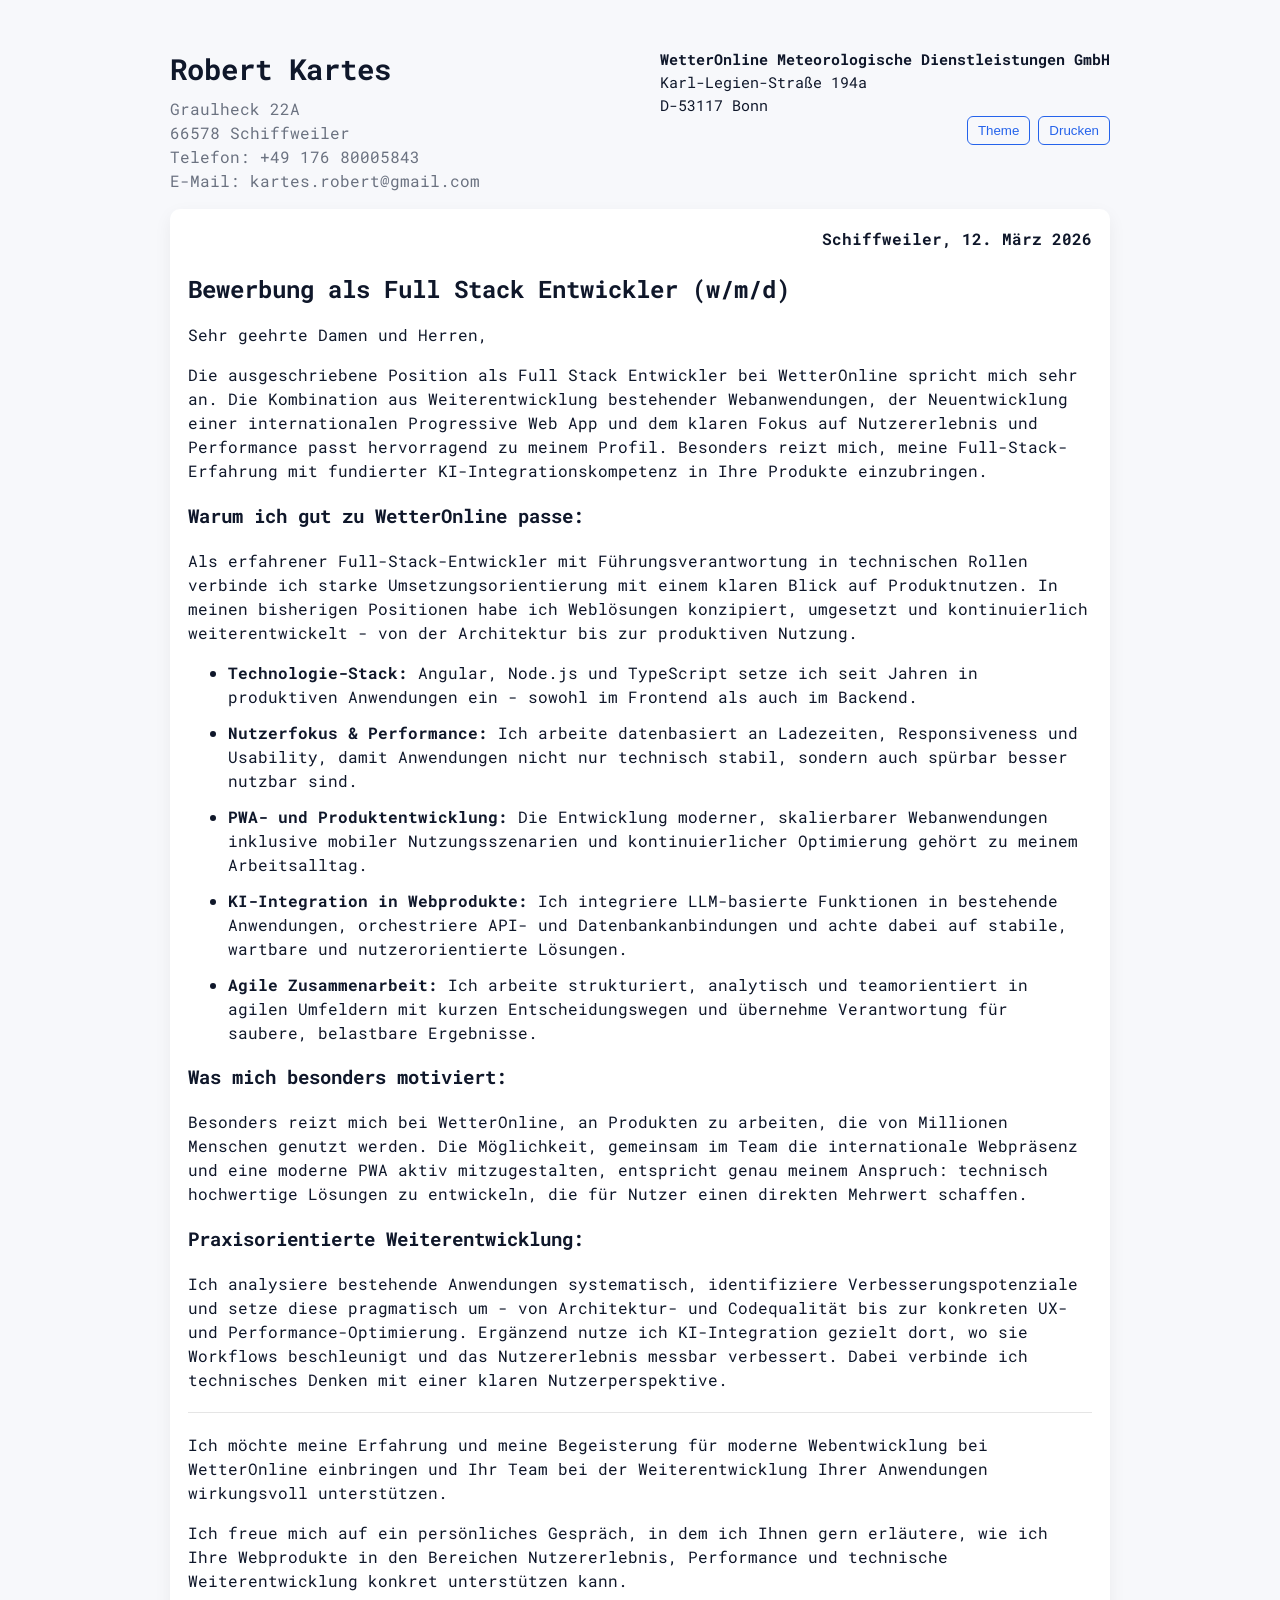
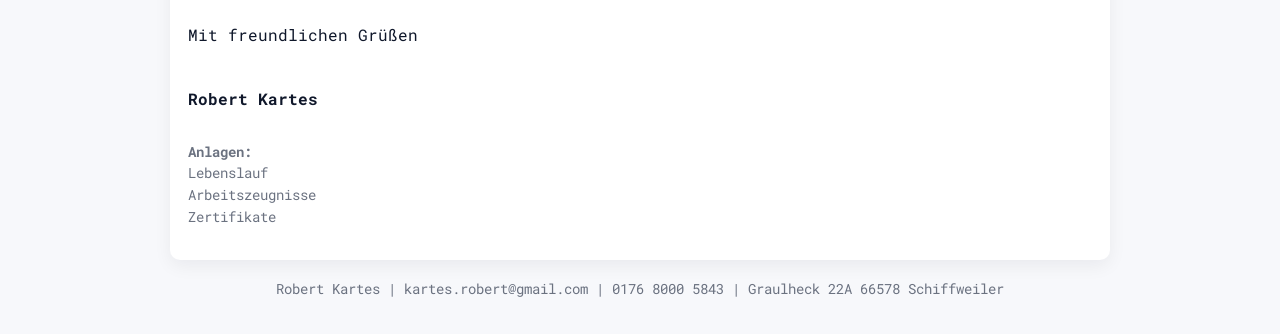
<file: anschreiben-wetteronline.html>
<!doctype html>
<html lang="de">
  <head>
    <meta charset="utf-8" />
    <meta name="viewport" content="width=device-width,initial-scale=1" />
    <title>Anschreiben - Robert Kartes | WetterOnline</title>
    <meta
      name="description"
      content="Bewerbung als Full Stack Entwickler (w/m/d) bei WetterOnline mit Fokus auf Angular, Node.js, TypeScript, PWA, KI-Integration, Nutzererlebnis und Performance."
    />
    <link rel="preconnect" href="https://fonts.googleapis.com" />
    <link rel="preconnect" href="https://fonts.gstatic.com" crossorigin />
    <link
      href="https://fonts.googleapis.com/css2?family=Roboto+Mono:ital,wght@0,100..700;1,100..700&display=swap"
      rel="stylesheet"
    />
    <link rel="stylesheet" href="assets/styles.css" />
  </head>
  <body>
    <div class="container">
      <header class="header">
        <div class="profile">
          <h1 class="name">Robert Kartes</h1>
          <p class="role">
            Graulheck 22A<br />
            66578 Schiffweiler<br />
            Telefon: +49 176 80005843<br />
            E-Mail: kartes.robert@gmail.com
          </p>
        </div>
        <div class="contact">
          <p style="margin: 0; font-size: 0.95rem">
            <strong>WetterOnline Meteorologische Dienstleistungen GmbH</strong
            ><br />
            Karl-Legien-Straße 194a<br />
            D-53117 Bonn
          </p>
          <div class="actions">
            <button id="toggleTheme">Theme</button>
            <button onclick="window.print()">Drucken</button>
          </div>
        </div>
      </header>

      <main>
        <section class="card">
          <p style="text-align: right; margin: 0 0 20px 0">
            <strong>Schiffweiler, 12. März 2026</strong>
          </p>

          <h2>Bewerbung als Full Stack Entwickler (w/m/d)</h2>

          <p>Sehr geehrte Damen und Herren,</p>

          <p>
            Die ausgeschriebene Position als Full Stack Entwickler bei
            WetterOnline spricht mich sehr an. Die Kombination aus
            Weiterentwicklung bestehender Webanwendungen, der Neuentwicklung
            einer internationalen Progressive Web App und dem klaren Fokus auf
            Nutzererlebnis und Performance passt hervorragend zu meinem Profil.
            Besonders reizt mich, meine Full-Stack-Erfahrung mit fundierter
            KI-Integrationskompetenz in Ihre Produkte einzubringen.
          </p>

          <h3>Warum ich gut zu WetterOnline passe:</h3>

          <p>
            Als erfahrener Full-Stack-Entwickler mit Führungsverantwortung in
            technischen Rollen verbinde ich starke Umsetzungsorientierung mit
            einem klaren Blick auf Produktnutzen. In meinen bisherigen
            Positionen habe ich Weblösungen konzipiert, umgesetzt und
            kontinuierlich weiterentwickelt - von der Architektur bis zur
            produktiven Nutzung.
          </p>

          <ul style="margin: 12px 0">
            <li style="margin-bottom: 12px">
              <strong>Technologie-Stack:</strong> Angular, Node.js und
              TypeScript setze ich seit Jahren in produktiven Anwendungen ein -
              sowohl im Frontend als auch im Backend.
            </li>
            <li style="margin-bottom: 12px">
              <strong>Nutzerfokus & Performance:</strong> Ich arbeite
              datenbasiert an Ladezeiten, Responsiveness und Usability, damit
              Anwendungen nicht nur technisch stabil, sondern auch spürbar
              besser nutzbar sind.
            </li>
            <li style="margin-bottom: 12px">
              <strong>PWA- und Produktentwicklung:</strong> Die Entwicklung
              moderner, skalierbarer Webanwendungen inklusive mobiler
              Nutzungsszenarien und kontinuierlicher Optimierung gehört zu
              meinem Arbeitsalltag.
            </li>
            <li style="margin-bottom: 12px">
              <strong>KI-Integration in Webprodukte:</strong> Ich integriere
              LLM-basierte Funktionen in bestehende Anwendungen, orchestriere
              API- und Datenbankanbindungen und achte dabei auf stabile,
              wartbare und nutzerorientierte Lösungen.
            </li>
            <li style="margin-bottom: 12px">
              <strong>Agile Zusammenarbeit:</strong> Ich arbeite strukturiert,
              analytisch und teamorientiert in agilen Umfeldern mit kurzen
              Entscheidungswegen und übernehme Verantwortung für saubere,
              belastbare Ergebnisse.
            </li>
          </ul>

          <h3>Was mich besonders motiviert:</h3>

          <p>
            Besonders reizt mich bei WetterOnline, an Produkten zu arbeiten, die
            von Millionen Menschen genutzt werden. Die Möglichkeit, gemeinsam im
            Team die internationale Webpräsenz und eine moderne PWA aktiv
            mitzugestalten, entspricht genau meinem Anspruch: technisch
            hochwertige Lösungen zu entwickeln, die für Nutzer einen direkten
            Mehrwert schaffen.
          </p>

          <h3>Praxisorientierte Weiterentwicklung:</h3>

          <p>
            Ich analysiere bestehende Anwendungen systematisch, identifiziere
            Verbesserungspotenziale und setze diese pragmatisch um - von
            Architektur- und Codequalität bis zur konkreten UX- und
            Performance-Optimierung. Ergänzend nutze ich KI-Integration gezielt
            dort, wo sie Workflows beschleunigt und das Nutzererlebnis messbar
            verbessert. Dabei verbinde ich technisches Denken mit einer klaren
            Nutzerperspektive.
          </p>

          <hr
            style="
              margin: 20px 0;
              border: none;
              border-top: 1px solid rgba(0, 0, 0, 0.1);
            "
          />

          <p>
            Ich möchte meine Erfahrung und meine Begeisterung für moderne
            Webentwicklung bei WetterOnline einbringen und Ihr Team bei der
            Weiterentwicklung Ihrer Anwendungen wirkungsvoll unterstützen.
          </p>

          <p>
            Ich freue mich auf ein persönliches Gespräch, in dem ich Ihnen gern
            erläutere, wie ich Ihre Webprodukte in den Bereichen Nutzererlebnis,
            Performance und technische Weiterentwicklung konkret unterstützen
            kann.
          </p>

          <p style="margin-top: 30px">Mit freundlichen Grüßen</p>

          <p style="margin-top: 40px; margin-bottom: 30px">
            <strong>Robert Kartes</strong>
          </p>

          <p style="color: var(--muted); font-size: 0.9rem; margin-top: 30px">
            <strong>Anlagen:</strong><br />
            Lebenslauf<br />
            Arbeitszeugnisse<br />
            Zertifikate
          </p>
        </section>
      </main>

      <footer>
        <p>
          Robert Kartes | kartes.robert@gmail.com | 0176 8000 5843 | Graulheck
          22A 66578 Schiffweiler
        </p>
      </footer>
    </div>

    <script src="assets/script.js"></script>
  </body>
</html>
</file>
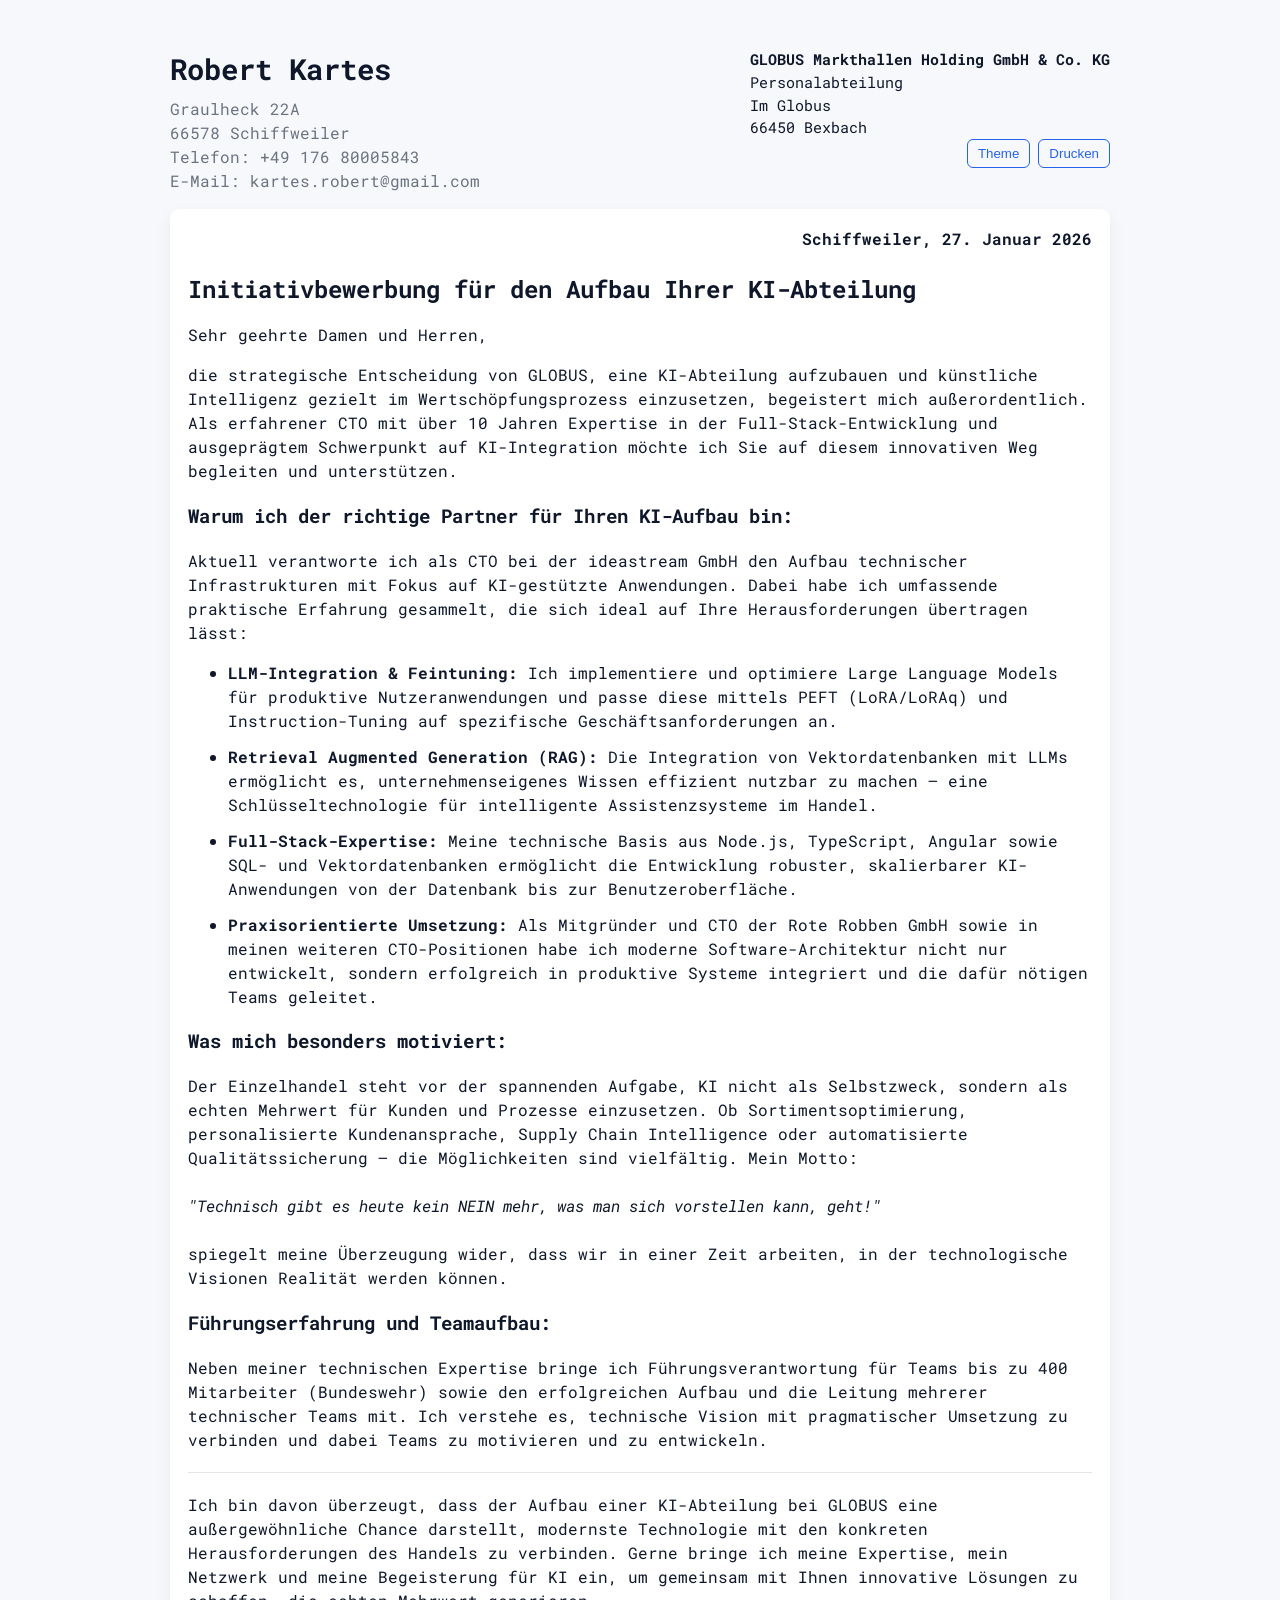
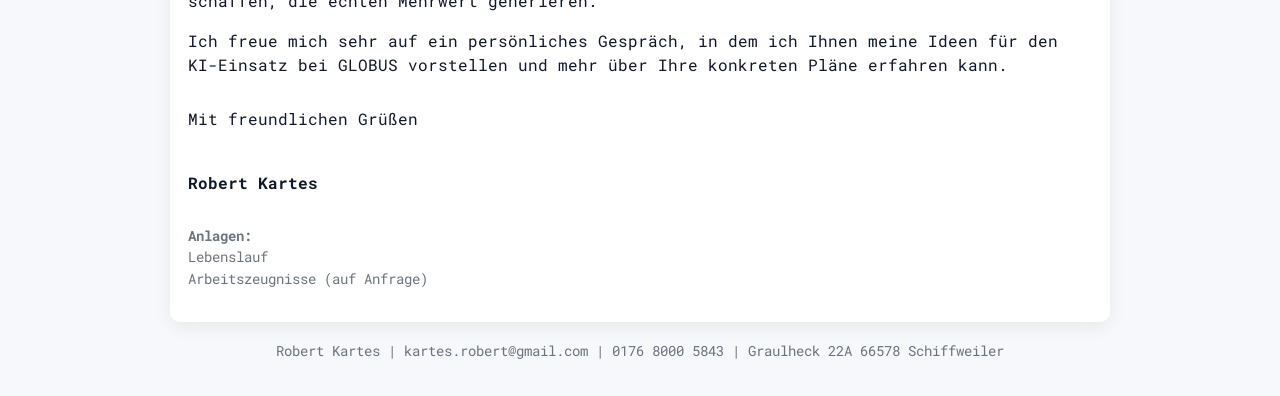
<file: anschreiben.html>
<!doctype html>
<html lang="de">
  <head>
    <meta charset="utf-8" />
    <meta name="viewport" content="width=device-width,initial-scale=1" />
    <title>Anschreiben — Robert Kartes | GLOBUS Markthallen Holding</title>
    <meta
      name="description"
      content="Initiativbewerbung für den Aufbau der KI-Abteilung bei GLOBUS"
    />
    <link rel="preconnect" href="https://fonts.googleapis.com" />
    <link rel="preconnect" href="https://fonts.gstatic.com" crossorigin />
    <link
      href="https://fonts.googleapis.com/css2?family=Roboto+Mono:ital,wght@0,100..700;1,100..700&display=swap"
      rel="stylesheet"
    />
    <link rel="stylesheet" href="assets/styles.css" />
  </head>
  <body>
    <div class="container">
      <header class="header">
        <div class="profile">
          <h1 class="name">Robert Kartes</h1>
          <p class="role">
            Graulheck 22A<br />
            66578 Schiffweiler<br />
            Telefon: +49 176 80005843<br />
            E-Mail: kartes.robert@gmail.com
          </p>
        </div>
        <div class="contact">
          <p style="margin: 0; font-size: 0.95rem">
            <strong>GLOBUS Markthallen Holding GmbH & Co. KG</strong><br />
            Personalabteilung<br />
            Im Globus<br />
            66450 Bexbach
          </p>
          <div class="actions">
            <button id="toggleTheme">Theme</button>
            <button onclick="window.print()">Drucken</button>
          </div>
        </div>
      </header>

      <main>
        <section class="card">
          <p style="text-align: right; margin: 0 0 20px 0">
            <strong>Schiffweiler, 27. Januar 2026</strong>
          </p>

          <h2>Initiativbewerbung für den Aufbau Ihrer KI-Abteilung</h2>

          <p>Sehr geehrte Damen und Herren,</p>

          <p>
            die strategische Entscheidung von GLOBUS, eine KI-Abteilung
            aufzubauen und künstliche Intelligenz gezielt im
            Wertschöpfungsprozess einzusetzen, begeistert mich außerordentlich.
            Als erfahrener CTO mit über 10 Jahren Expertise in der
            Full-Stack-Entwicklung und ausgeprägtem Schwerpunkt auf
            KI-Integration möchte ich Sie auf diesem innovativen Weg begleiten
            und unterstützen.
          </p>

          <h3>Warum ich der richtige Partner für Ihren KI-Aufbau bin:</h3>

          <p>
            Aktuell verantworte ich als CTO bei der ideastream GmbH den Aufbau
            technischer Infrastrukturen mit Fokus auf KI-gestützte Anwendungen.
            Dabei habe ich umfassende praktische Erfahrung gesammelt, die sich
            ideal auf Ihre Herausforderungen übertragen lässt:
          </p>

          <ul style="margin: 12px 0">
            <li style="margin-bottom: 12px">
              <strong>LLM-Integration & Feintuning:</strong> Ich implementiere
              und optimiere Large Language Models für produktive
              Nutzeranwendungen und passe diese mittels PEFT (LoRA/LoRAq) und
              Instruction-Tuning auf spezifische Geschäftsanforderungen an.
            </li>
            <li style="margin-bottom: 12px">
              <strong>Retrieval Augmented Generation (RAG):</strong> Die
              Integration von Vektordatenbanken mit LLMs ermöglicht es,
              unternehmenseigenes Wissen effizient nutzbar zu machen – eine
              Schlüsseltechnologie für intelligente Assistenzsysteme im Handel.
            </li>
            <li style="margin-bottom: 12px">
              <strong>Full-Stack-Expertise:</strong> Meine technische Basis aus
              Node.js, TypeScript, Angular sowie SQL- und Vektordatenbanken
              ermöglicht die Entwicklung robuster, skalierbarer KI-Anwendungen
              von der Datenbank bis zur Benutzeroberfläche.
            </li>
            <li style="margin-bottom: 12px">
              <strong>Praxisorientierte Umsetzung:</strong> Als Mitgründer und
              CTO der Rote Robben GmbH sowie in meinen weiteren CTO-Positionen
              habe ich moderne Software-Architektur nicht nur entwickelt,
              sondern erfolgreich in produktive Systeme integriert und die dafür
              nötigen Teams geleitet.
            </li>
          </ul>

          <h3>Was mich besonders motiviert:</h3>

          <p>
            Der Einzelhandel steht vor der spannenden Aufgabe, KI nicht als
            Selbstzweck, sondern als echten Mehrwert für Kunden und Prozesse
            einzusetzen. Ob Sortimentsoptimierung, personalisierte
            Kundenansprache, Supply Chain Intelligence oder automatisierte
            Qualitätssicherung – die Möglichkeiten sind vielfältig. Mein
            Motto:<br /><br />
            <em
              >"Technisch gibt es heute kein NEIN mehr, was man sich vorstellen
              kann, geht!"</em
            ><br /><br />
            spiegelt meine Überzeugung wider, dass wir in einer Zeit arbeiten,
            in der technologische Visionen Realität werden können.
          </p>

          <h3>Führungserfahrung und Teamaufbau:</h3>

          <p>
            Neben meiner technischen Expertise bringe ich Führungsverantwortung
            für Teams bis zu 400 Mitarbeiter (Bundeswehr) sowie den
            erfolgreichen Aufbau und die Leitung mehrerer technischer Teams mit.
            Ich verstehe es, technische Vision mit pragmatischer Umsetzung zu
            verbinden und dabei Teams zu motivieren und zu entwickeln.
          </p>

          <hr
            style="
              margin: 20px 0;
              border: none;
              border-top: 1px solid rgba(0, 0, 0, 0.1);
            "
          />

          <p>
            Ich bin davon überzeugt, dass der Aufbau einer KI-Abteilung bei
            GLOBUS eine außergewöhnliche Chance darstellt, modernste Technologie
            mit den konkreten Herausforderungen des Handels zu verbinden. Gerne
            bringe ich meine Expertise, mein Netzwerk und meine Begeisterung für
            KI ein, um gemeinsam mit Ihnen innovative Lösungen zu schaffen, die
            echten Mehrwert generieren.
          </p>

          <p>
            Ich freue mich sehr auf ein persönliches Gespräch, in dem ich Ihnen
            meine Ideen für den KI-Einsatz bei GLOBUS vorstellen und mehr über
            Ihre konkreten Pläne erfahren kann.
          </p>

          <p style="margin-top: 30px">Mit freundlichen Grüßen</p>

          <p style="margin-top: 40px; margin-bottom: 30px">
            <strong>Robert Kartes</strong>
          </p>

          <p style="color: var(--muted); font-size: 0.9rem; margin-top: 30px">
            <strong>Anlagen:</strong><br />
            Lebenslauf<br />
            Arbeitszeugnisse (auf Anfrage)
          </p>
        </section>
      </main>

      <footer>
        <p>
          Robert Kartes | kartes.robert@gmail.com | 0176 8000 5843 | Graulheck
          22A 66578 Schiffweiler
        </p>
      </footer>
    </div>

    <script src="assets/script.js"></script>
  </body>
</html>
</file>
<file: assets/styles.css>
:root {
    --bg: #f7f8fb;
    --card: #ffffff;
    --muted: #6b7280;
    --accent: #2563eb;
    --text: #0f172a;
    --glass: rgba(255, 255, 255, 0.6);
}

* {
    box-sizing: border-box;
}

html,
body {
    height: 100%;
    margin: 0;
    font-family:
        Roboto,
        Inter,
        ui-sans-serif,
        system-ui,
        -apple-system,
        'Segoe UI',
        'Helvetica Neue',
        Arial;
    color: var(--text);
    line-height: 1.5;
    background: var(--bg);

    font-family: 'Roboto Mono', monospace;
    font-optical-sizing: auto;
    font-style: normal;
}
.container {
    max-width: 980px;
    margin: 28px auto;
    padding: 20px;
}
.header {
    display: flex;
    gap: 20px;
    align-items: flex-start;
    justify-content: space-between;
}
.profile .name {
    margin: 0;
    font-size: 1.8rem;
}
.profile .role {
    margin: 6px 0 0;
    color: var(--muted);
}
.contact ul {
    list-style: none;
    padding: 0;
    margin: 0 0 10px 0;
}
.summary p,
li {
    line-height: 1.5;
}
.contact li {
    margin: 6px 0;
    color: var(--muted);
    display: flex;
    flex-direction: row;
    justify-content: space-between;
    gap: 20px;
}
.contact a {
    color: var(--accent);
    text-decoration: none;
}
.actions {
    display: flex;
    gap: 8px;
    justify-content: flex-end;
}
.actions button {
    background: transparent;
    border: 1px solid var(--accent);
    color: var(--accent);
    padding: 6px 10px;
    border-radius: 6px;
    cursor: pointer;
}

.card {
    background: var(--card);
    border-radius: 10px;
    padding: 18px;
    margin: 16px 0;
    box-shadow: 0 6px 18px rgba(12, 15, 30, 0.06);
}
h2 {
    margin: 0 0 10px 0;
}
.profilimg {
    width: 300px;
    border-radius: 8px;
    margin-bottom: 10px;
    background-image: url(./profilimg.jpeg);
    background-size: cover;
    background-position: center;
    aspect-ratio: 1;
}

.skill-grid {
    display: grid;
    grid-template-columns: repeat(auto-fit, minmax(150px, 1fr));
    gap: 8px;
    padding: 0;
    list-style: none;
    margin: 0;
}
.skill-grid li {
    background: rgba(0, 0, 0, 0.02);
    border: 1px solid rgba(0, 0, 0, 0.05);
    padding: 8px;
    border-radius: 8px;
    color: var(--text);
    font-size: 0.95rem;
    align-items: center;
    justify-content: center;
    display: flex;
    text-align: center;
}

.experience .job {
    margin-bottom: 12px;
}
.meta {
    color: var(--muted);
    font-size: 0.9rem;
    margin: 4px 0;
}

.education-list {
    list-style: none;
    padding: 0;
    margin: 0;
}
.education-list li {
    margin-bottom: 12px;
}

footer {
    margin-top: 18px;
    text-align: center;
    color: var(--muted);
    font-size: 0.9rem;
}

/* Responsive */
@media (max-width: 800px) {
    .header {
        flex-direction: row;
        flex-wrap: wrap;
        gap: 12px;
    }
}

/* Dark theme */
:root[data-theme='dark'] {
    --bg: #0b1220;
    --card: #071021;
    --muted: #94a3b8;
    --accent: #60a5fa;
    --text: #e6eef8;
}

/* Print */
@media print {
    /*body {
        background: white;
    }*/
    .actions,
    #copyEmail,
    button {
        display: none;
    }
    a,
    a:visited {
        color: var(--muted) !important;
    }
    .container {
        max-width: 100%;
        /*margin: 0;
        padding: 0;*/
    }
    /*.card {
        box-shadow: none;
        border-radius: 0;
    }*/
    .profilimg {
        width: 150px;
    }
}
</file>
